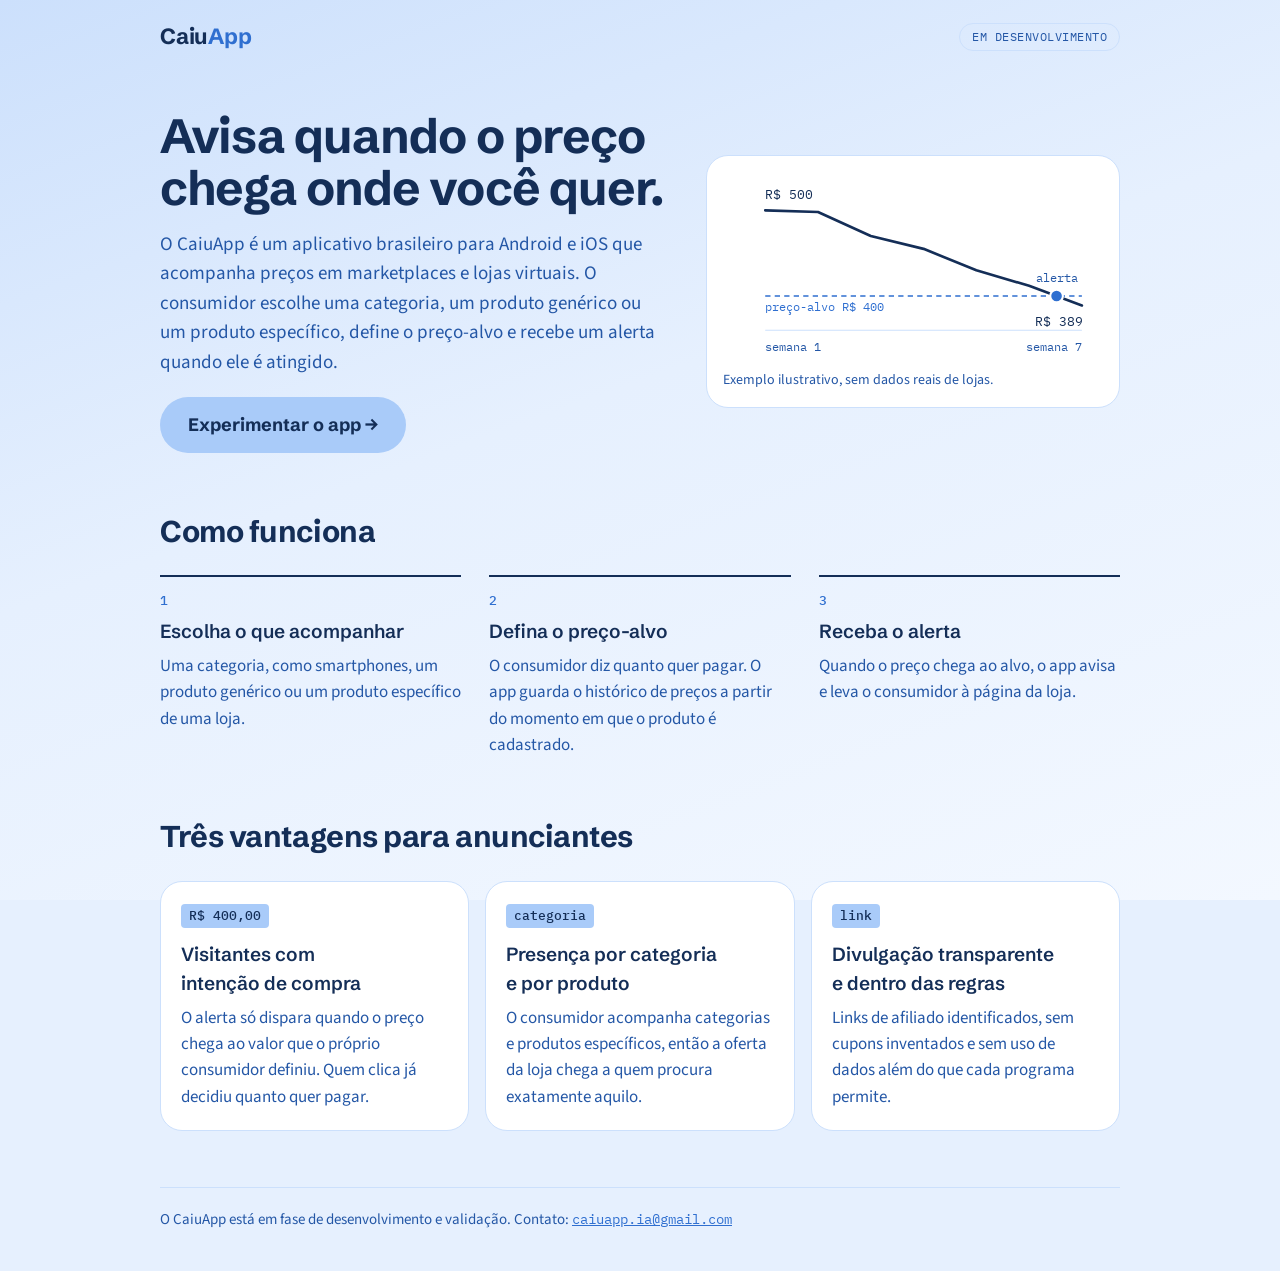
<file: index.html>
<!doctype html>
<html lang="pt-BR">
<head>
<meta charset="utf-8">
<meta name="viewport" content="width=device-width, initial-scale=1, viewport-fit=cover">
<title>CaiuApp</title>
<meta name="lomadee" content="2324685" />
<meta name="description" content="CaiuApp: aplicativo brasileiro que acompanha preços e avisa quando o produto chega ao preço-alvo.">
<link rel="stylesheet" href="https://fonts.googleapis.com/css2?family=IBM+Plex+Mono:wght@500&family=Schibsted+Grotesk:wght@600;700&family=Source+Sans+3:wght@400;600&display=swap">
<style>
*,*::before,*::after{box-sizing:border-box}
html{color-scheme:light}
body{margin:0}
img{max-width:100%}
</style>
<style>
/* Layout: cabeçalho simples, hero com texto e gráfico de exemplo lado a lado, passos em sequência, três vantagens em colunas. */
:root {
  --bg: #E6F0FE;
  --surface: #FFFFFF;
  --fg: #142E57;
  --muted: #2457A6;
  --line: #CCE0FC;
  --accent: #2F6FD0;
  --accent-soft: #CCE0FC;
  --tag: #A9CBF9;
  --tag-ink: #142E57;
  --display: "Schibsted Grotesk", system-ui, -apple-system, "Segoe UI", sans-serif;
  --body: "Source Sans 3", system-ui, -apple-system, "Segoe UI", sans-serif;
  --mono: "IBM Plex Mono", ui-monospace, "SFMono-Regular", Menlo, monospace;
}
@media (prefers-color-scheme: dark) {
  :root:not([data-theme="light"]) {
    --bg: #000000;
    --surface: #0B0C0F;
    --fg: #E6E8EB;
    --muted: #8A9099;
    --line: #1B1E24;
    --accent: #7DAFF3;
    --accent-soft: #0D1420;
    --tag: #1C2F4F;
    --tag-ink: #CCE0FC;
    --grad-end: #000000;
    color-scheme: dark;
  }
}
:root[data-theme="dark"] {
  --bg: #000000;
  --surface: #0B0C0F;
  --fg: #E6E8EB;
  --muted: #8A9099;
  --line: #1B1E24;
  --accent: #7DAFF3;
  --accent-soft: #0D1420;
  --tag: #1C2F4F;
  --tag-ink: #CCE0FC;
  --grad-end: #000000;
  color-scheme: dark;
}
body {
  background: var(--bg);
  background-image: linear-gradient(160deg, var(--accent-soft) 0%, var(--bg) 45%, var(--grad-end, #F3F8FF) 100%);
  background-attachment: fixed;
  color: var(--fg);
  font-family: var(--body);
  font-size: 17px;
  line-height: 1.55;
  padding-inline: max(16px, env(safe-area-inset-left, 0px)) max(16px, env(safe-area-inset-right, 0px));
  padding-block: 20px 40px;
}
.wrap { max-width: 960px; margin: 0 auto; display: flex; flex-direction: column; gap: 56px; }
header { display: flex; align-items: center; justify-content: space-between; gap: 12px; flex-wrap: wrap; }
.brand { font-family: var(--display); font-weight: 700; font-size: 22px; letter-spacing: -0.01em; }
.brand span { color: var(--accent); }
.abrir { display: inline-block; margin-top: 20px; background: #A9CBF9; color: #142E57; font-family: var(--display); font-weight: 700; font-size: 18px; padding: 14px 28px; border-radius: 999px; text-decoration: none; }
.abrir:hover { background: #7DAFF3; }
.status {
  font-family: var(--mono); font-size: 12px; letter-spacing: 0.04em; text-transform: uppercase;
  border: 1px solid var(--line); color: var(--muted); border-radius: 999px; padding: 4px 12px;
}
.hero { display: grid; grid-template-columns: 1fr; gap: 28px; align-items: center; }
@media (min-width: 820px) { .hero { grid-template-columns: 1.1fr 0.9fr; gap: 40px; } }
.hero > * { min-width: 0; }
h1 { font-family: var(--display); font-weight: 700; font-size: clamp(30px, 6vw, 48px); line-height: 1.08; letter-spacing: -0.02em; margin: 0 0 16px; text-wrap: balance; }
.lede { color: var(--muted); font-size: 19px; margin: 0; max-width: 60ch; }
.chart { background: var(--surface); border: 1px solid var(--line); border-radius: 22px; padding: 16px; }
.chart svg { display: block; width: 100%; height: auto; }
.chart figcaption { font-size: 14px; color: var(--muted); margin-top: 8px; }
.c-grid { stroke: var(--line); stroke-width: 1; fill: none; }
.c-line { stroke: var(--fg); stroke-width: 2.5; fill: none; stroke-linejoin: round; stroke-linecap: round; }
.c-target { stroke: var(--accent); stroke-width: 1.5; stroke-dasharray: 5 4; fill: none; }
.c-dot { fill: var(--accent); stroke: var(--surface); stroke-width: 2; }
.c-text { fill: var(--fg); font-family: var(--mono); font-size: 12px; }
.c-muted { fill: var(--muted); font-family: var(--mono); font-size: 11px; }
.c-accent { fill: var(--accent); font-family: var(--mono); font-size: 11px; }
h2 { font-family: var(--display); font-weight: 700; font-size: clamp(22px, 4vw, 30px); letter-spacing: -0.015em; margin: 0 0 20px; text-wrap: balance; }
ol.steps { list-style: none; margin: 0; padding: 0; display: grid; grid-template-columns: 1fr; gap: 20px; }
@media (min-width: 820px) { ol.steps { grid-template-columns: repeat(3, 1fr); gap: 28px; } }
ol.steps li { min-width: 0; border-top: 2px solid var(--fg); padding-top: 14px; }
.n { font-family: var(--mono); font-weight: 500; font-size: 13px; color: var(--accent); display: block; margin-bottom: 6px; }
h3 { font-family: var(--display); font-weight: 600; font-size: 19px; margin: 0 0 6px; text-wrap: balance; }
p { margin: 0; }
.steps p, .adv p { color: var(--muted); }
.adv-grid { display: grid; grid-template-columns: 1fr; gap: 16px; }
@media (min-width: 820px) { .adv-grid { grid-template-columns: repeat(3, 1fr); } }
.adv { background: var(--surface); border: 1px solid var(--line); border-radius: 22px; padding: 20px; min-width: 0; }
.tag {
  display: inline-block; font-family: var(--mono); font-weight: 500; font-size: 13px;
  background: var(--tag); color: var(--tag-ink); padding: 2px 8px; border-radius: 4px; margin-bottom: 12px;
}
footer { border-top: 1px solid var(--line); padding-top: 20px; color: var(--muted); font-size: 15px; }
.mail { color: var(--accent); font-family: var(--mono); font-size: 14px; overflow-wrap: anywhere; user-select: all; }
</style>
</head>
<body>
<div class="wrap">
  <header>
    <div class="brand">Caiu<span>App</span></div>
    <div class="status">Em desenvolvimento</div>
  </header>

  <section class="hero">
    <div>
      <h1>Avisa quando o preço chega onde você quer.</h1>
      <p class="lede">O CaiuApp é um aplicativo brasileiro para Android e iOS que acompanha preços em marketplaces e lojas virtuais. O consumidor escolhe uma categoria, um produto genérico ou um produto específico, define o preço-alvo e recebe um alerta quando ele é atingido.</p>
      <a class="abrir" href="/app/">Experimentar o app →</a>
    </div>
    <figure class="chart" style="margin:0">
      <svg viewBox="0 0 360 180" role="img" aria-label="Exemplo de preço caindo de R$ 500 para R$ 389 e cruzando o preço-alvo de R$ 400">
        <line class="c-grid" x1="40" y1="150" x2="340" y2="150"/>
        <line class="c-target" x1="40" y1="117.5" x2="340" y2="117.5"/>
        <polyline class="c-line" points="40,36.3 90,37.9 140,60.6 190,72.8 240,93.1 290,107.8 340,126.4"/>
        <circle class="c-dot" cx="316" cy="117.5" r="6"/>
        <text class="c-text" x="40" y="26">R$ 500</text>
        <text class="c-text" x="296" y="146" text-anchor="start">R$ 389</text>
        <text class="c-accent" x="40" y="132">preço-alvo R$ 400</text>
        <text class="c-muted" x="316" y="104" text-anchor="middle">alerta</text>
        <text class="c-muted" x="40" y="170">semana 1</text>
        <text class="c-muted" x="340" y="170" text-anchor="end">semana 7</text>
      </svg>
      <figcaption>Exemplo ilustrativo, sem dados reais de lojas.</figcaption>
    </figure>
  </section>

  <section>
    <h2>Como funciona</h2>
    <ol class="steps">
      <li>
        <span class="n">1</span>
        <h3>Escolha o que acompanhar</h3>
        <p>Uma categoria, como smartphones, um produto genérico ou um produto específico de uma loja.</p>
      </li>
      <li>
        <span class="n">2</span>
        <h3>Defina o preço-alvo</h3>
        <p>O consumidor diz quanto quer pagar. O app guarda o histórico de preços a partir do momento em que o produto é cadastrado.</p>
      </li>
      <li>
        <span class="n">3</span>
        <h3>Receba o alerta</h3>
        <p>Quando o preço chega ao alvo, o app avisa e leva o consumidor à página da loja.</p>
      </li>
    </ol>
  </section>

  <section>
    <h2>Três vantagens para anunciantes</h2>
    <div class="adv-grid">
      <article class="adv">
        <span class="tag">R$ 400,00</span>
        <h3>Visitantes com intenção de compra</h3>
        <p>O alerta só dispara quando o preço chega ao valor que o próprio consumidor definiu. Quem clica já decidiu quanto quer pagar.</p>
      </article>
      <article class="adv">
        <span class="tag">categoria</span>
        <h3>Presença por categoria e por produto</h3>
        <p>O consumidor acompanha categorias e produtos específicos, então a oferta da loja chega a quem procura exatamente aquilo.</p>
      </article>
      <article class="adv">
        <span class="tag">link</span>
        <h3>Divulgação transparente e dentro das regras</h3>
        <p>Links de afiliado identificados, sem cupons inventados e sem uso de dados além do que cada programa permite.</p>
      </article>
    </div>
  </section>

  <footer>
    O CaiuApp está em fase de desenvolvimento e validação. Contato: <a class="mail" href="mailto:caiuapp.ia@gmail.com">caiuapp.ia@gmail.com</a>
  </footer>
</div>

</body>
</html>
</file>
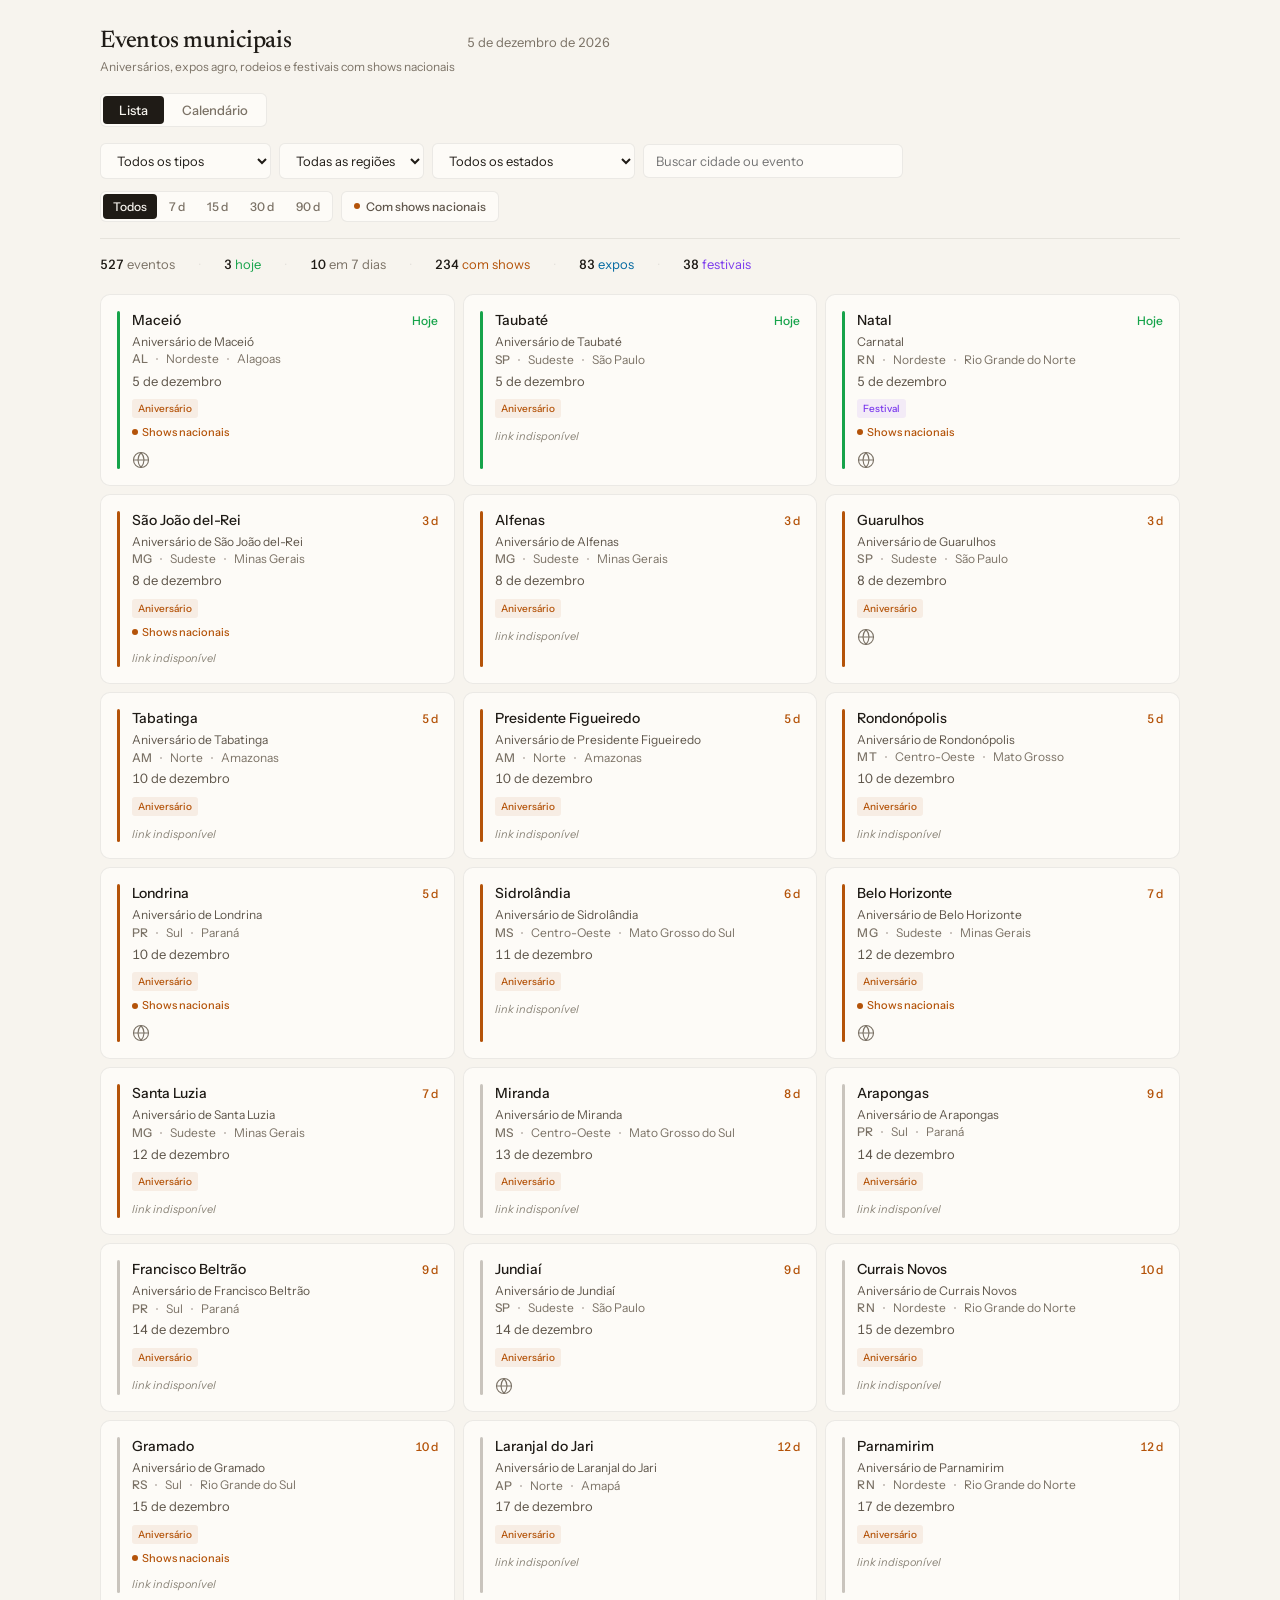
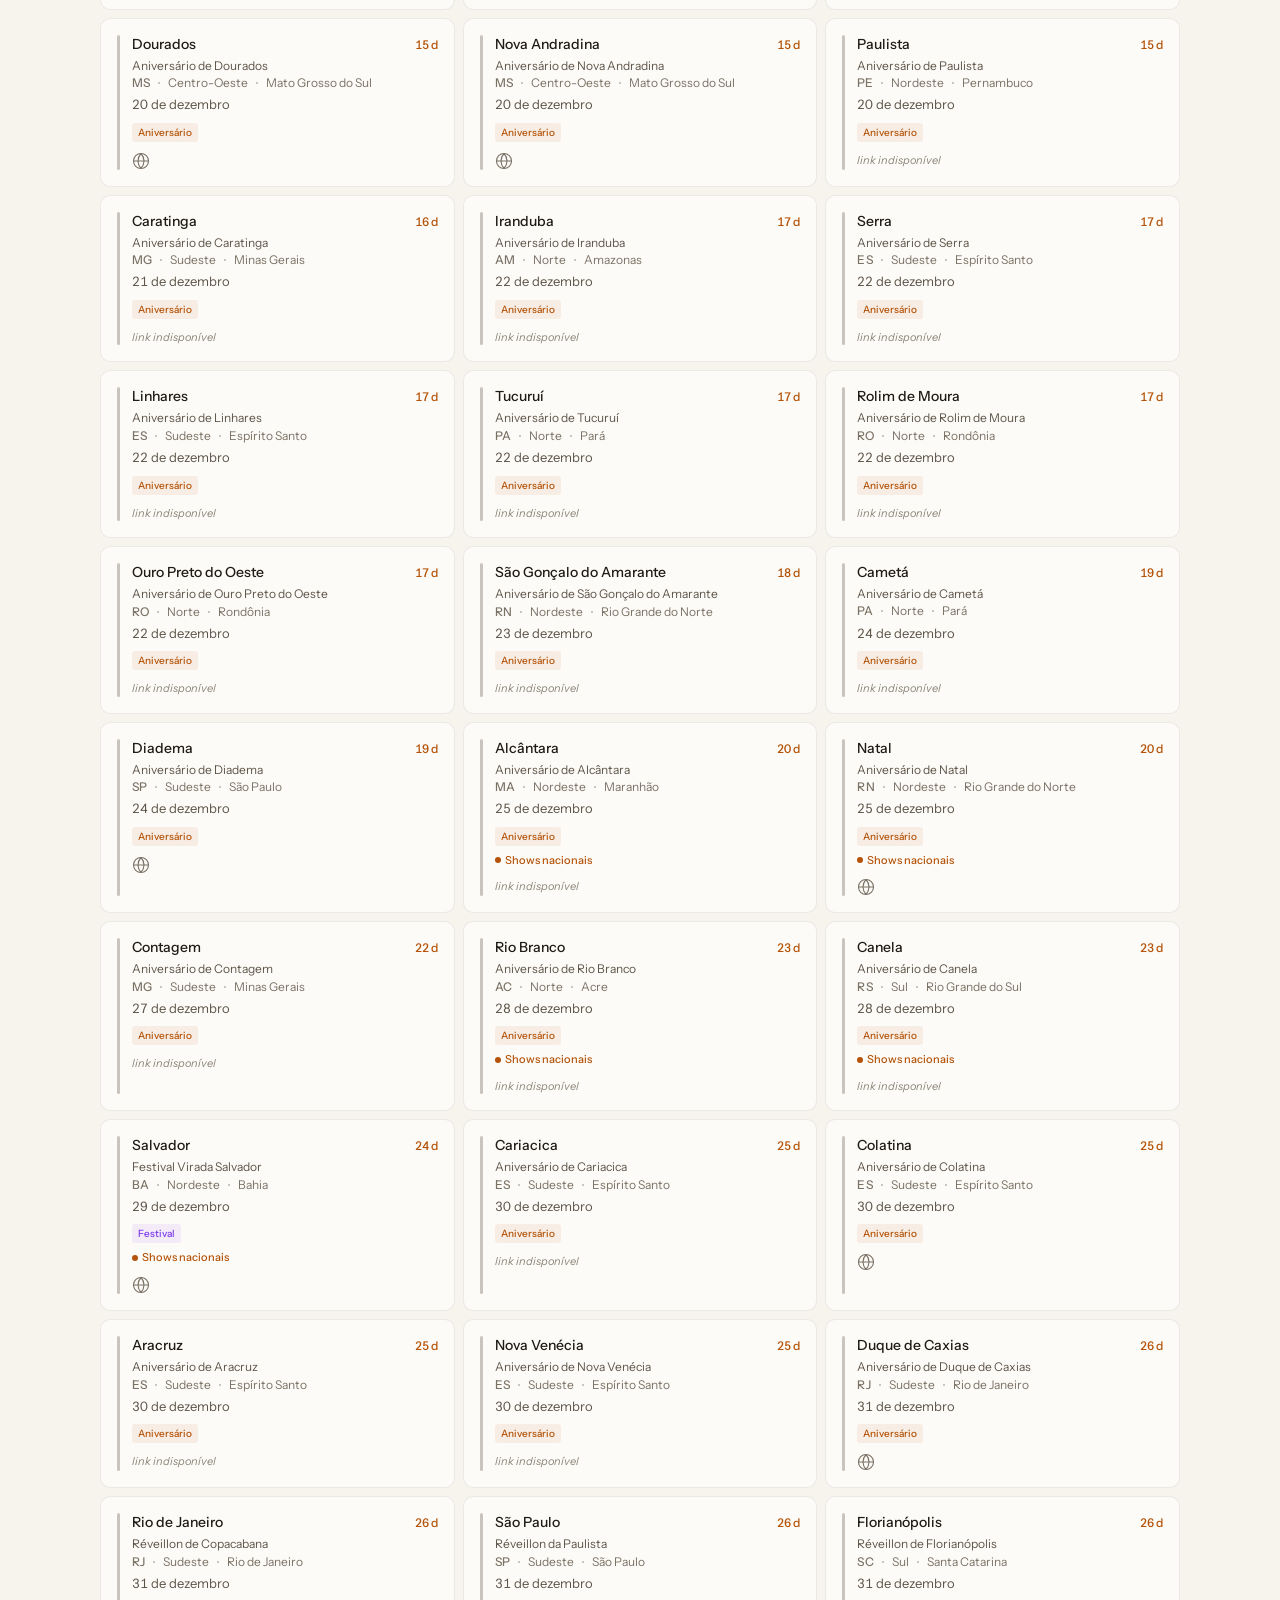
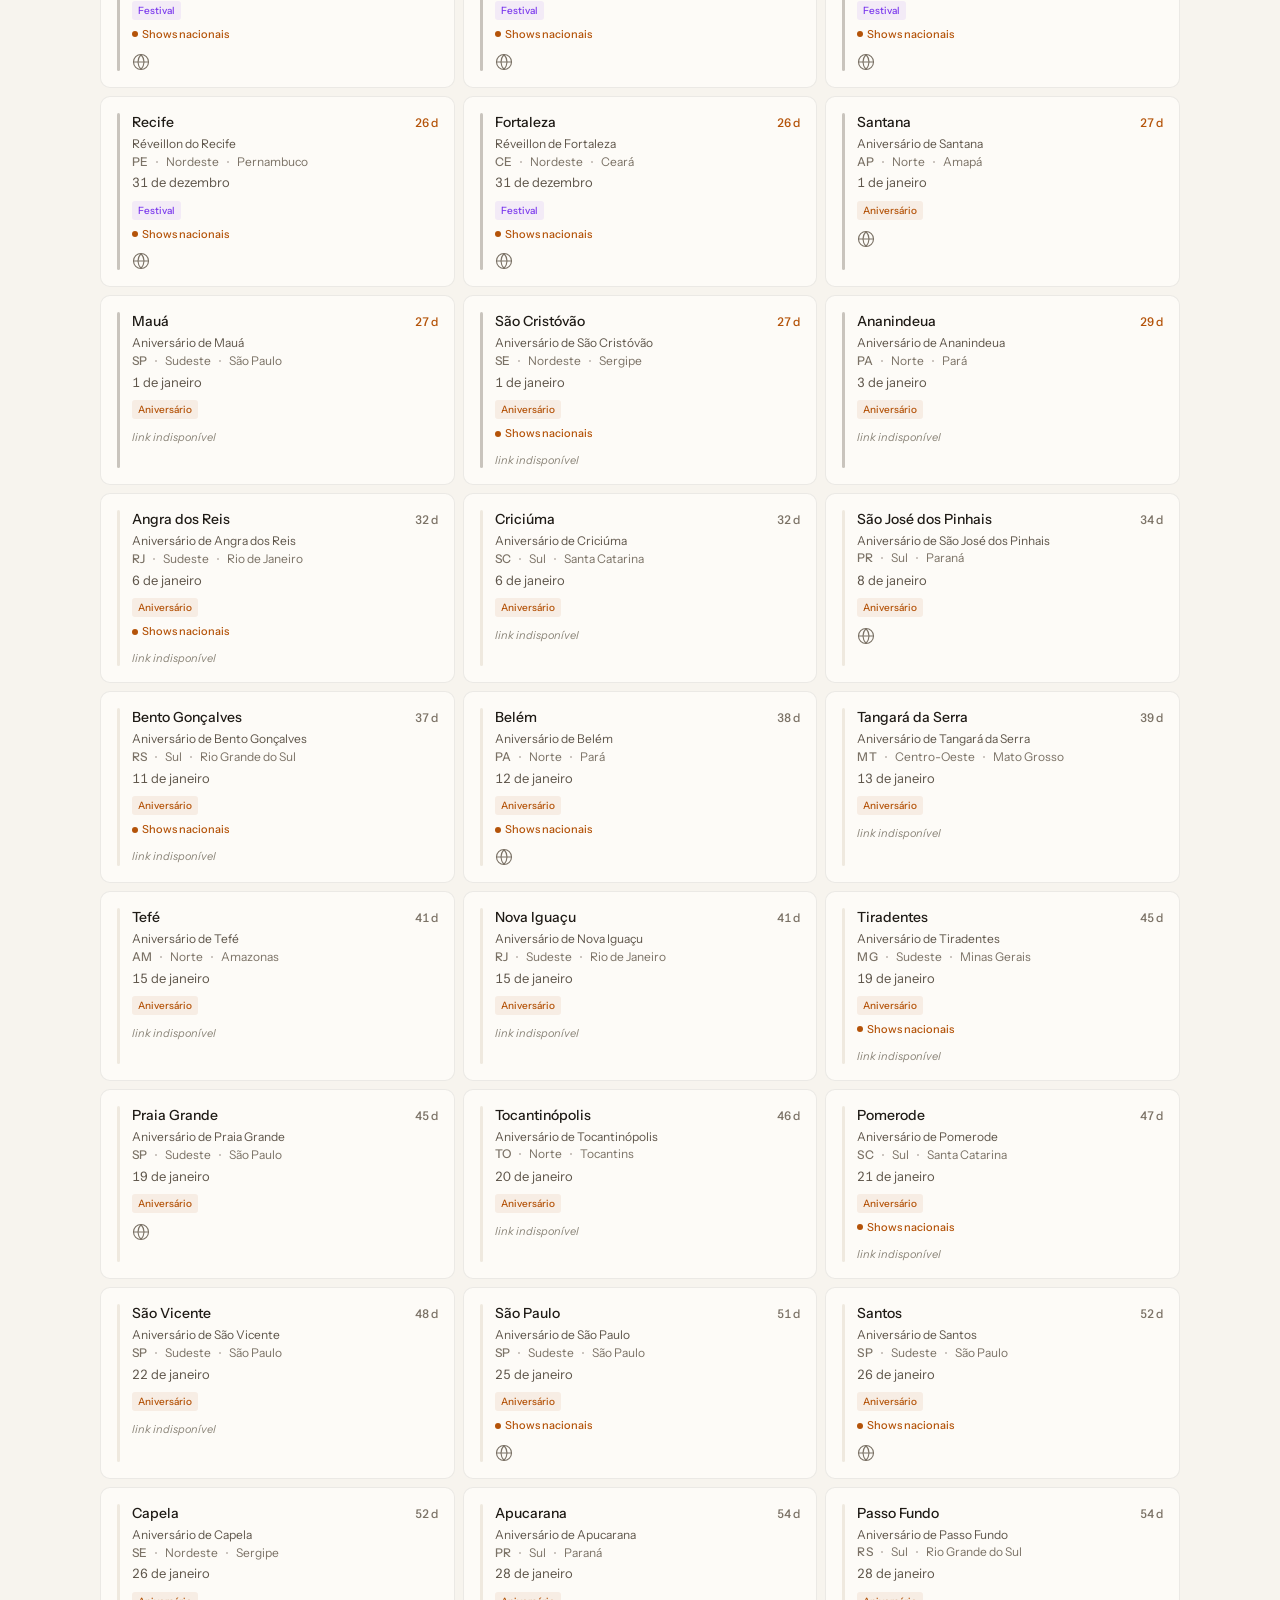
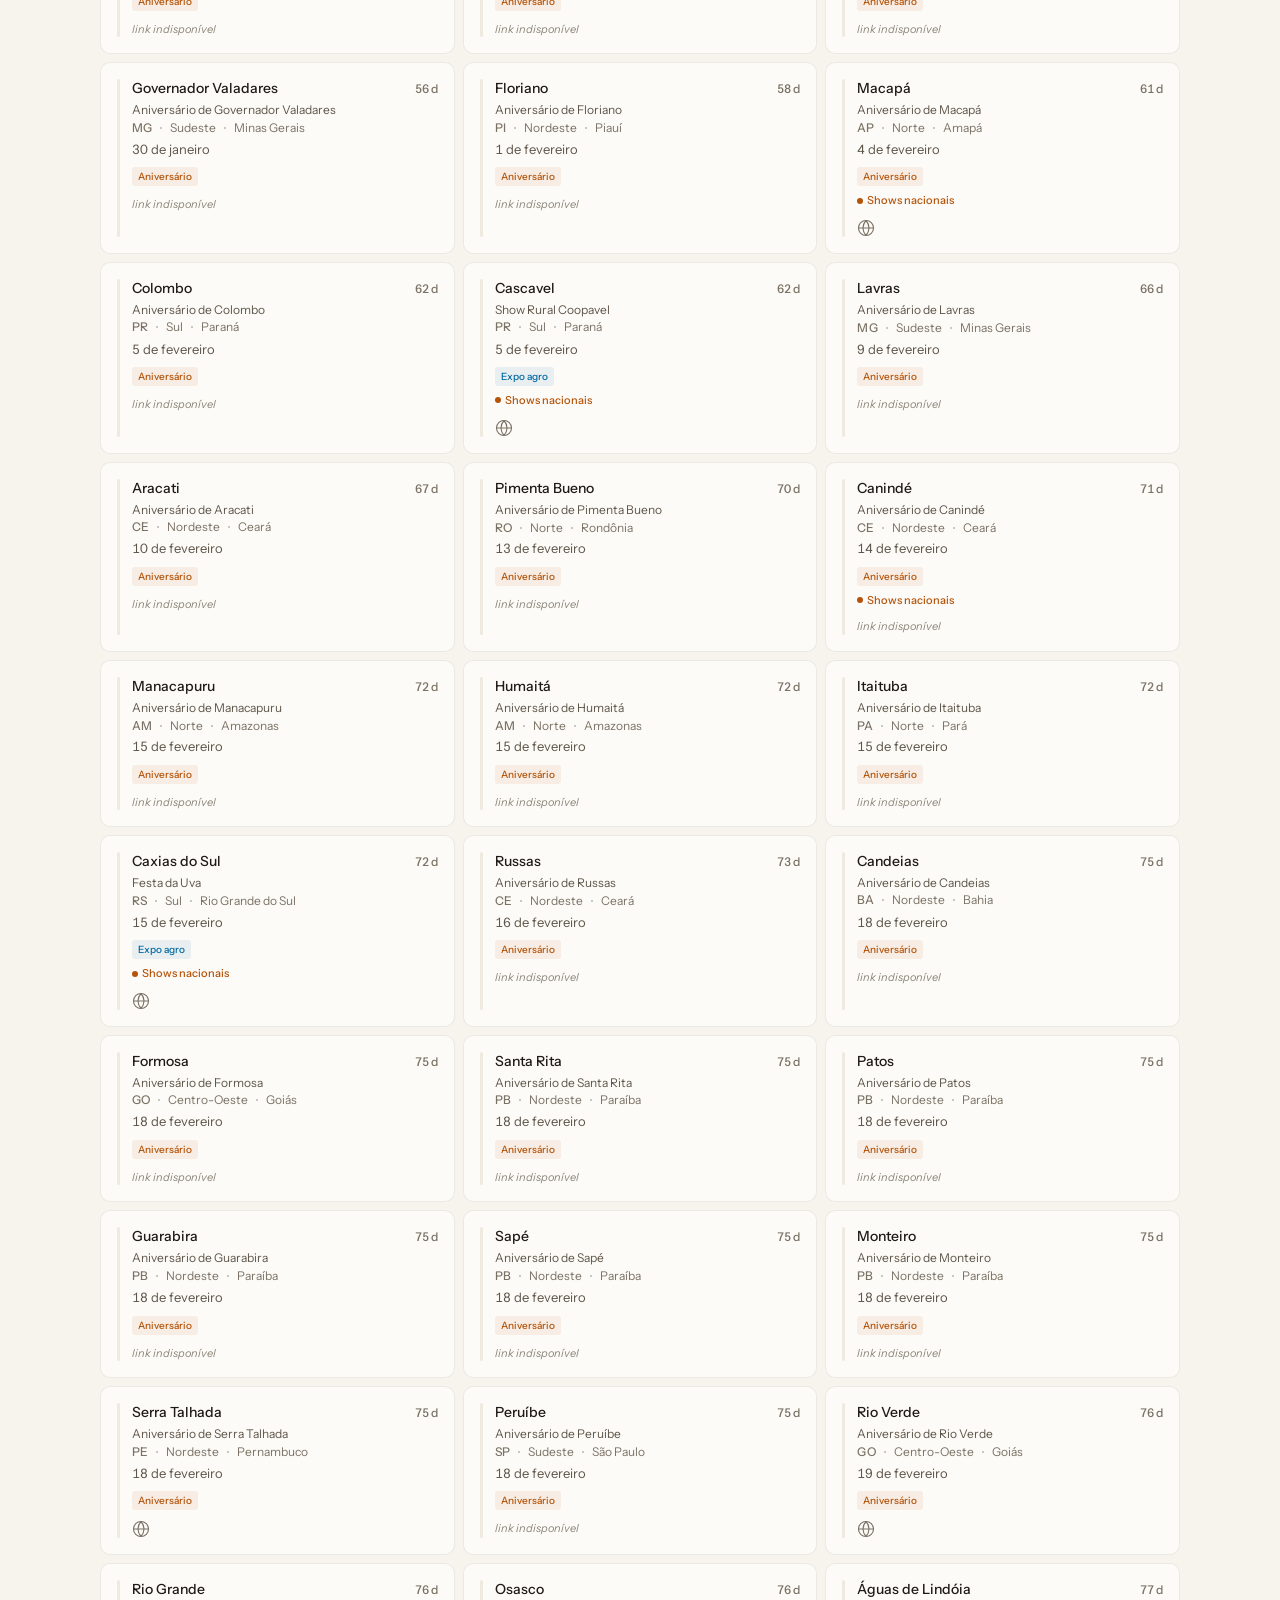
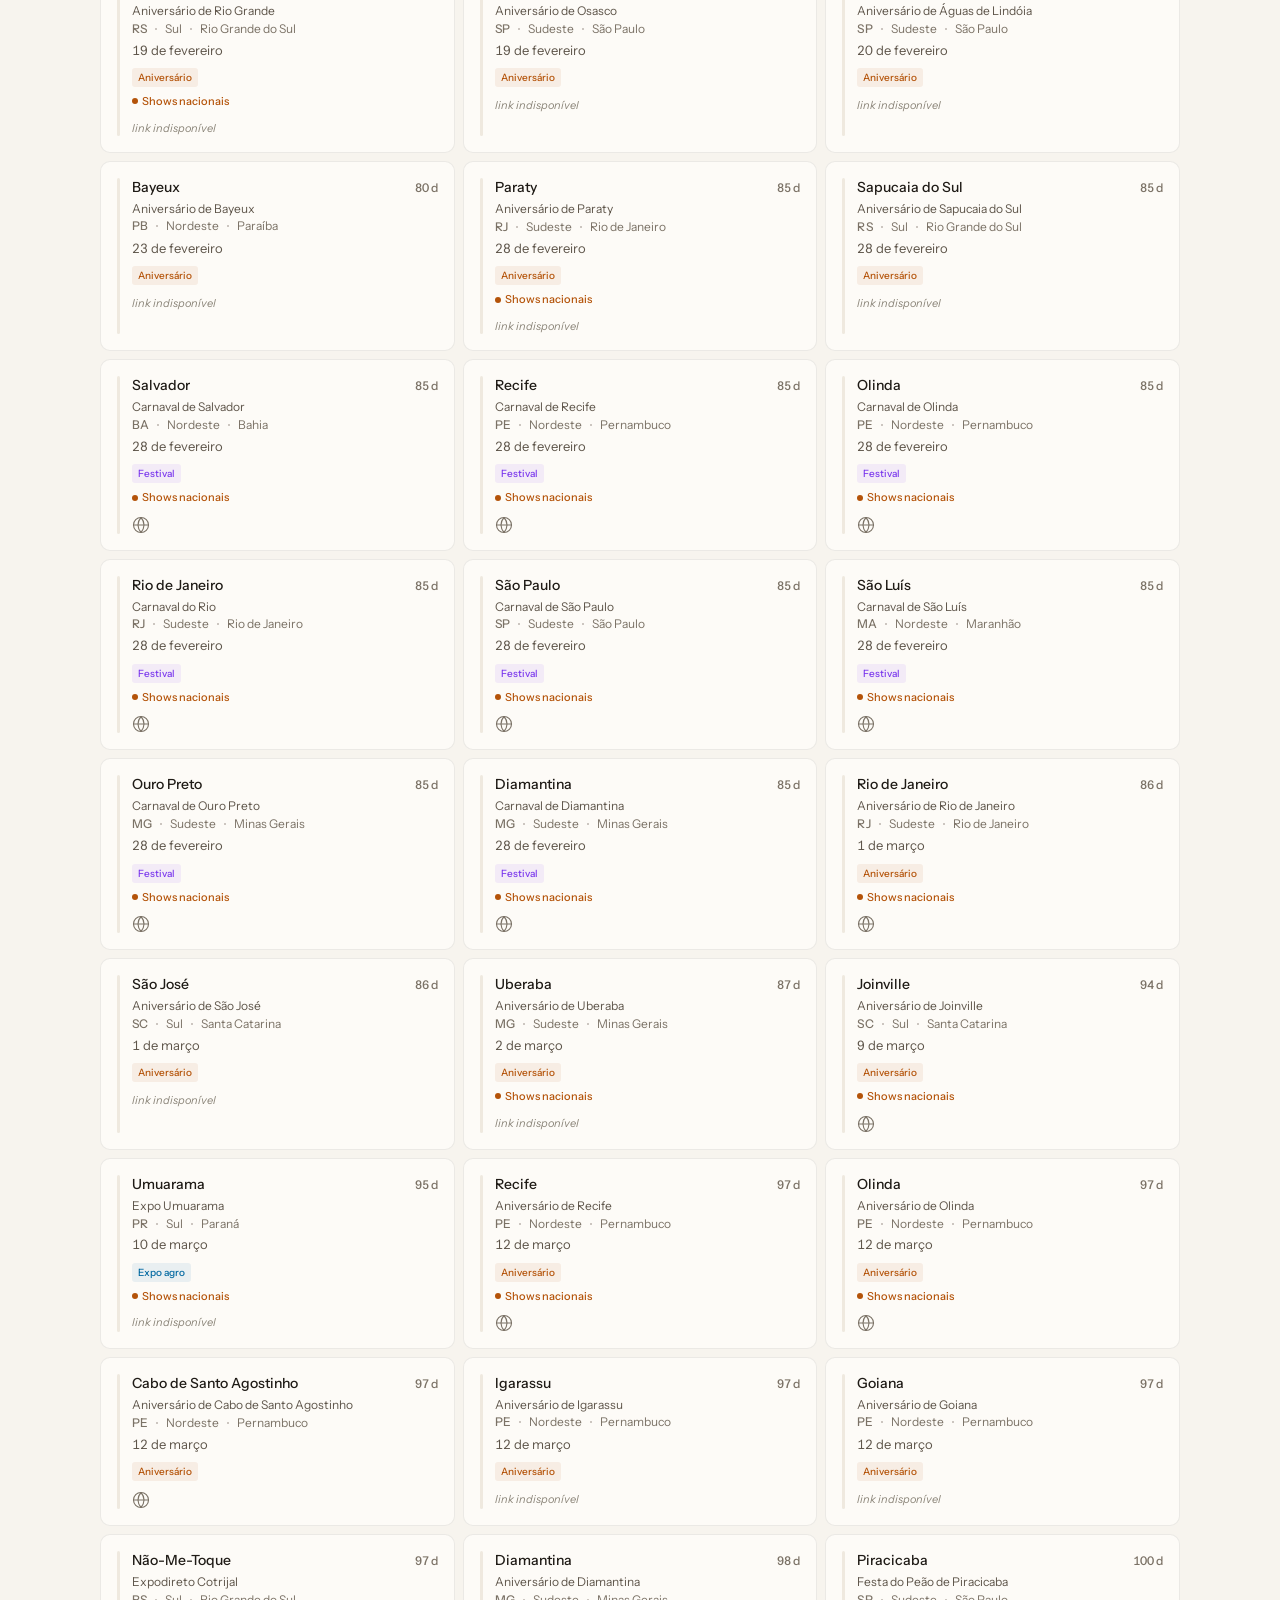
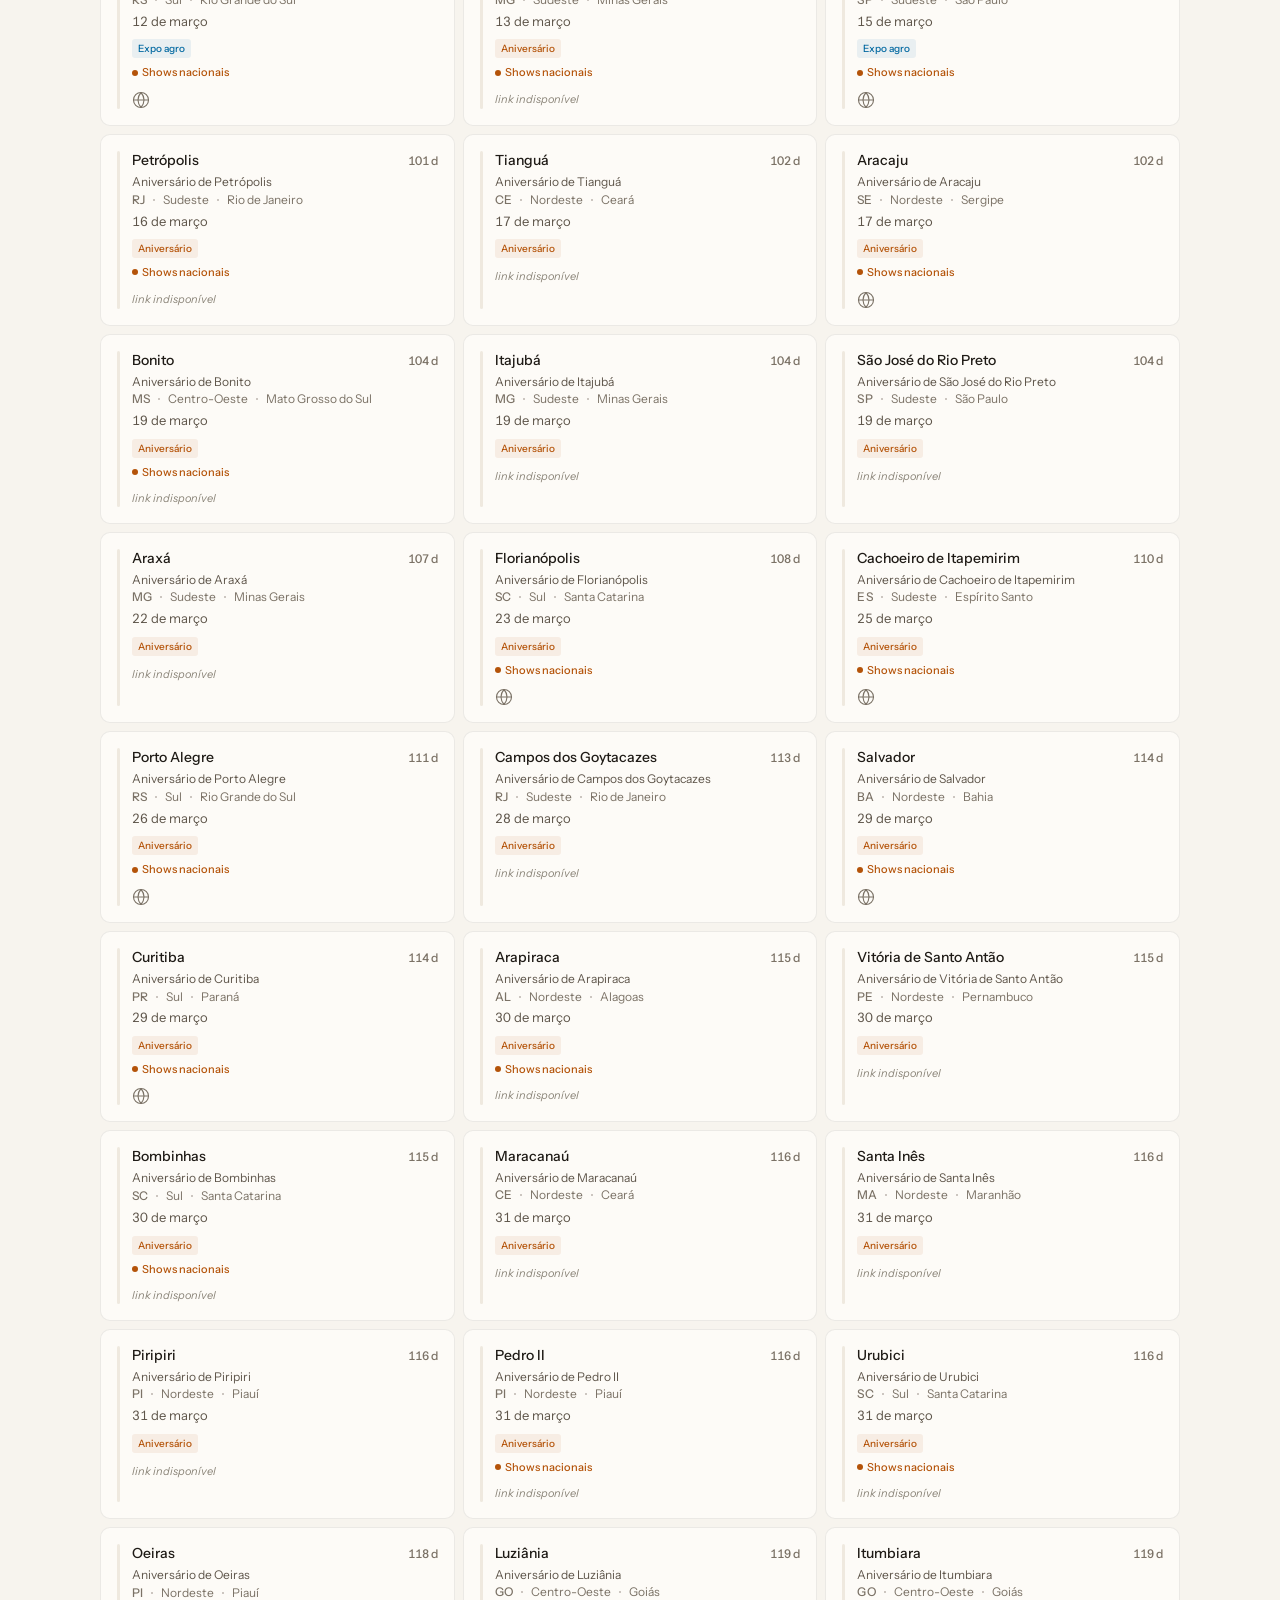
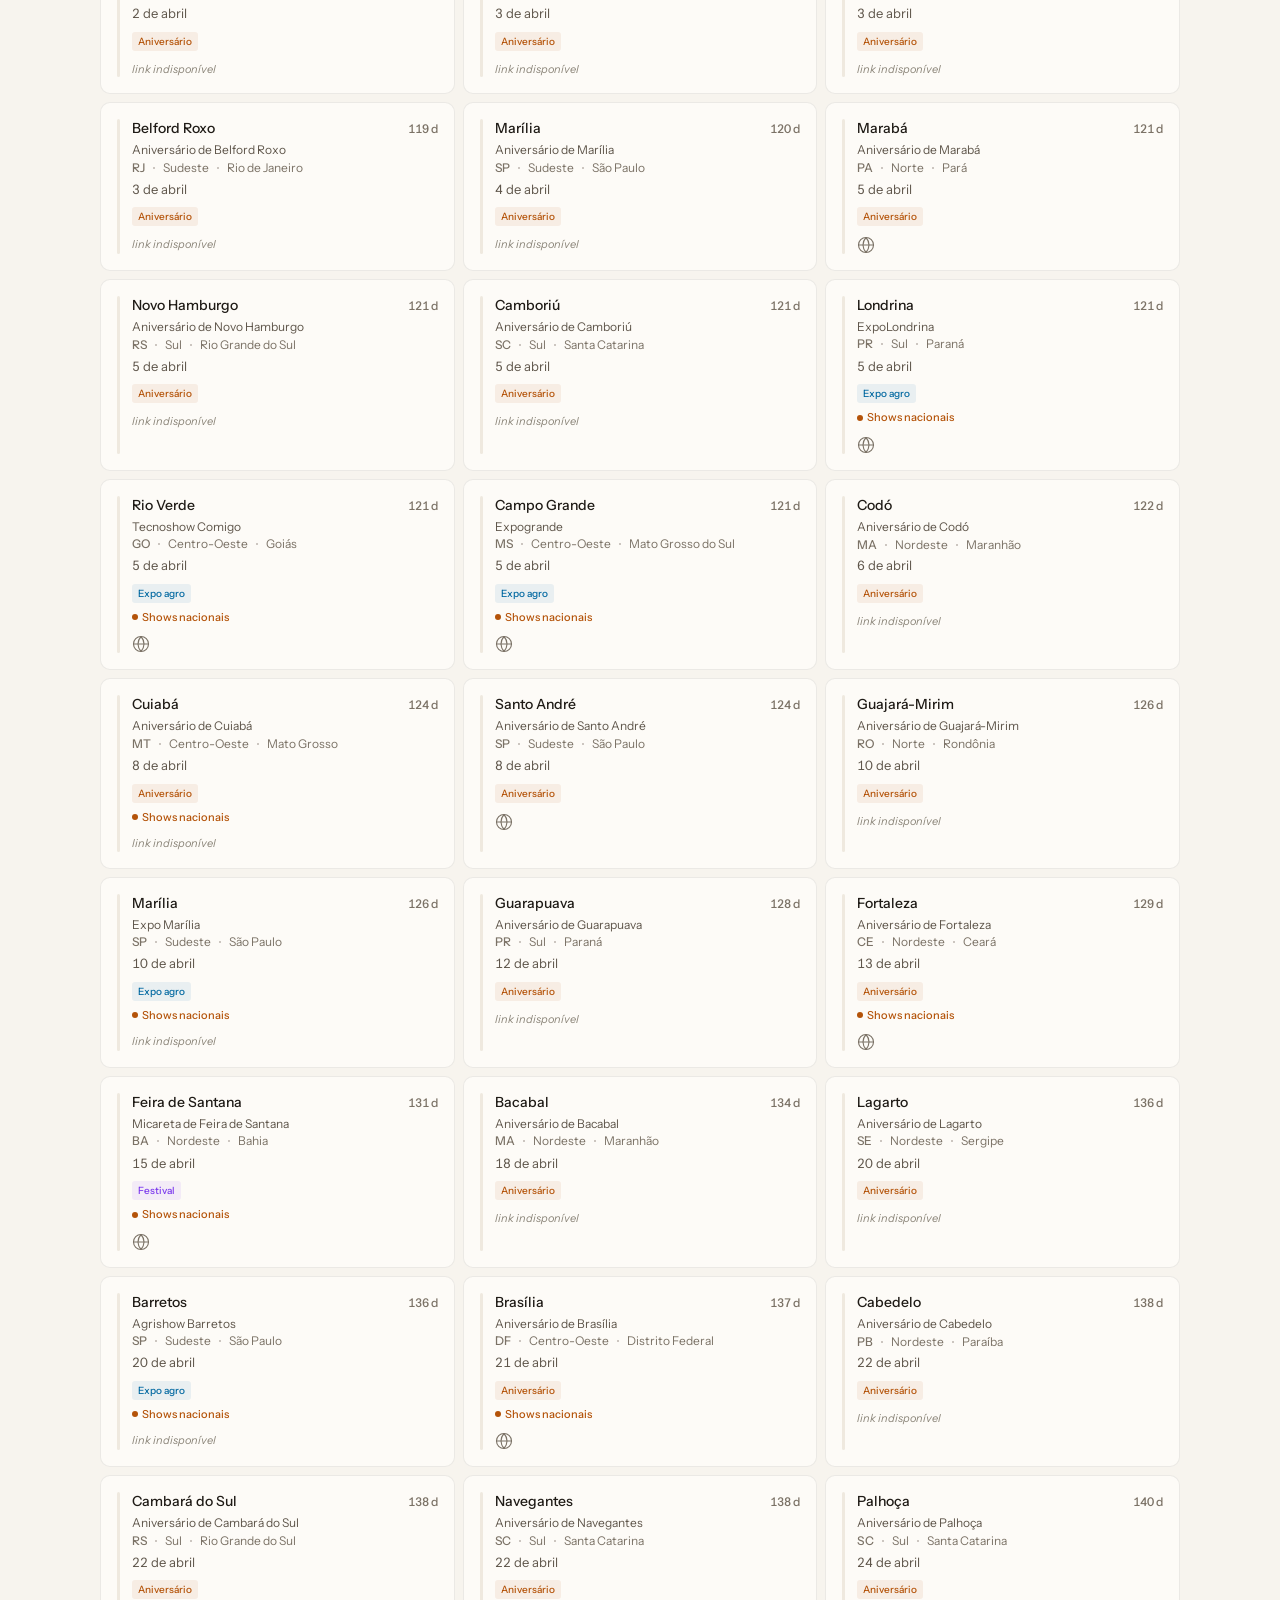
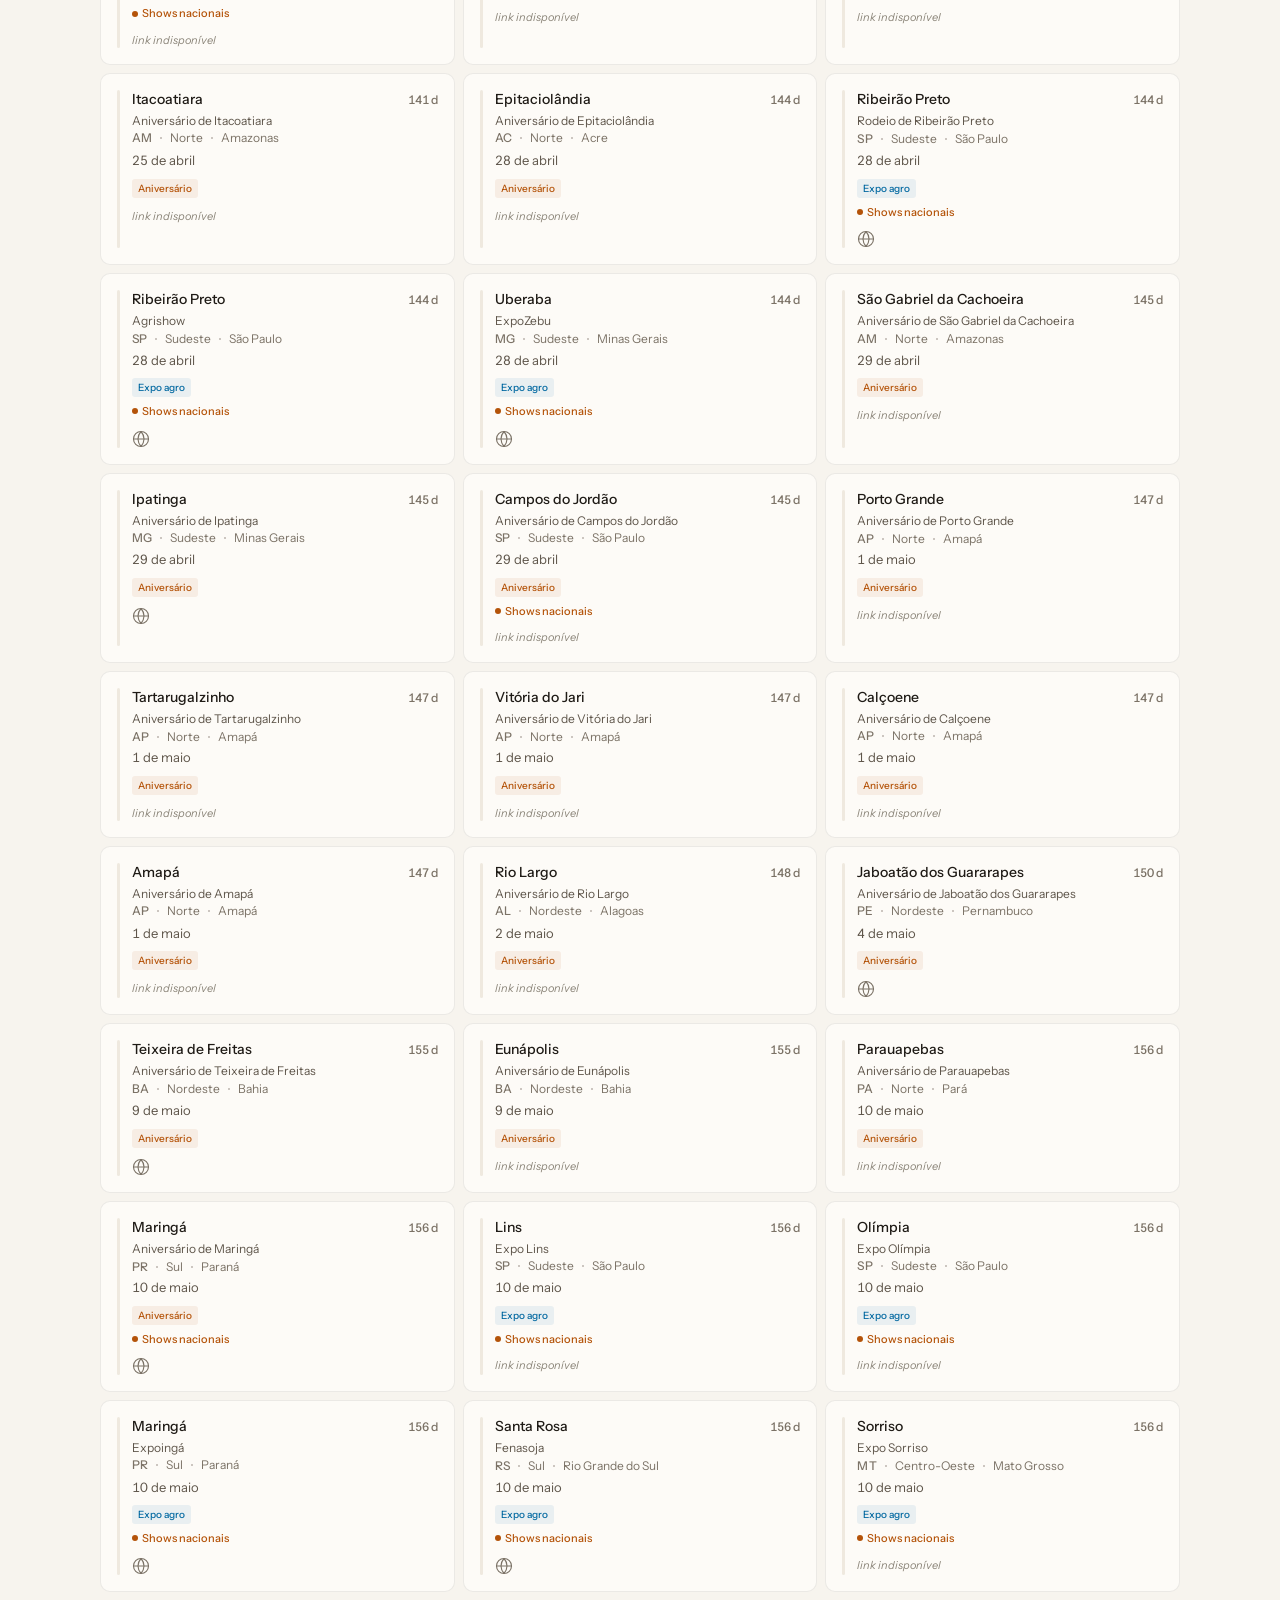
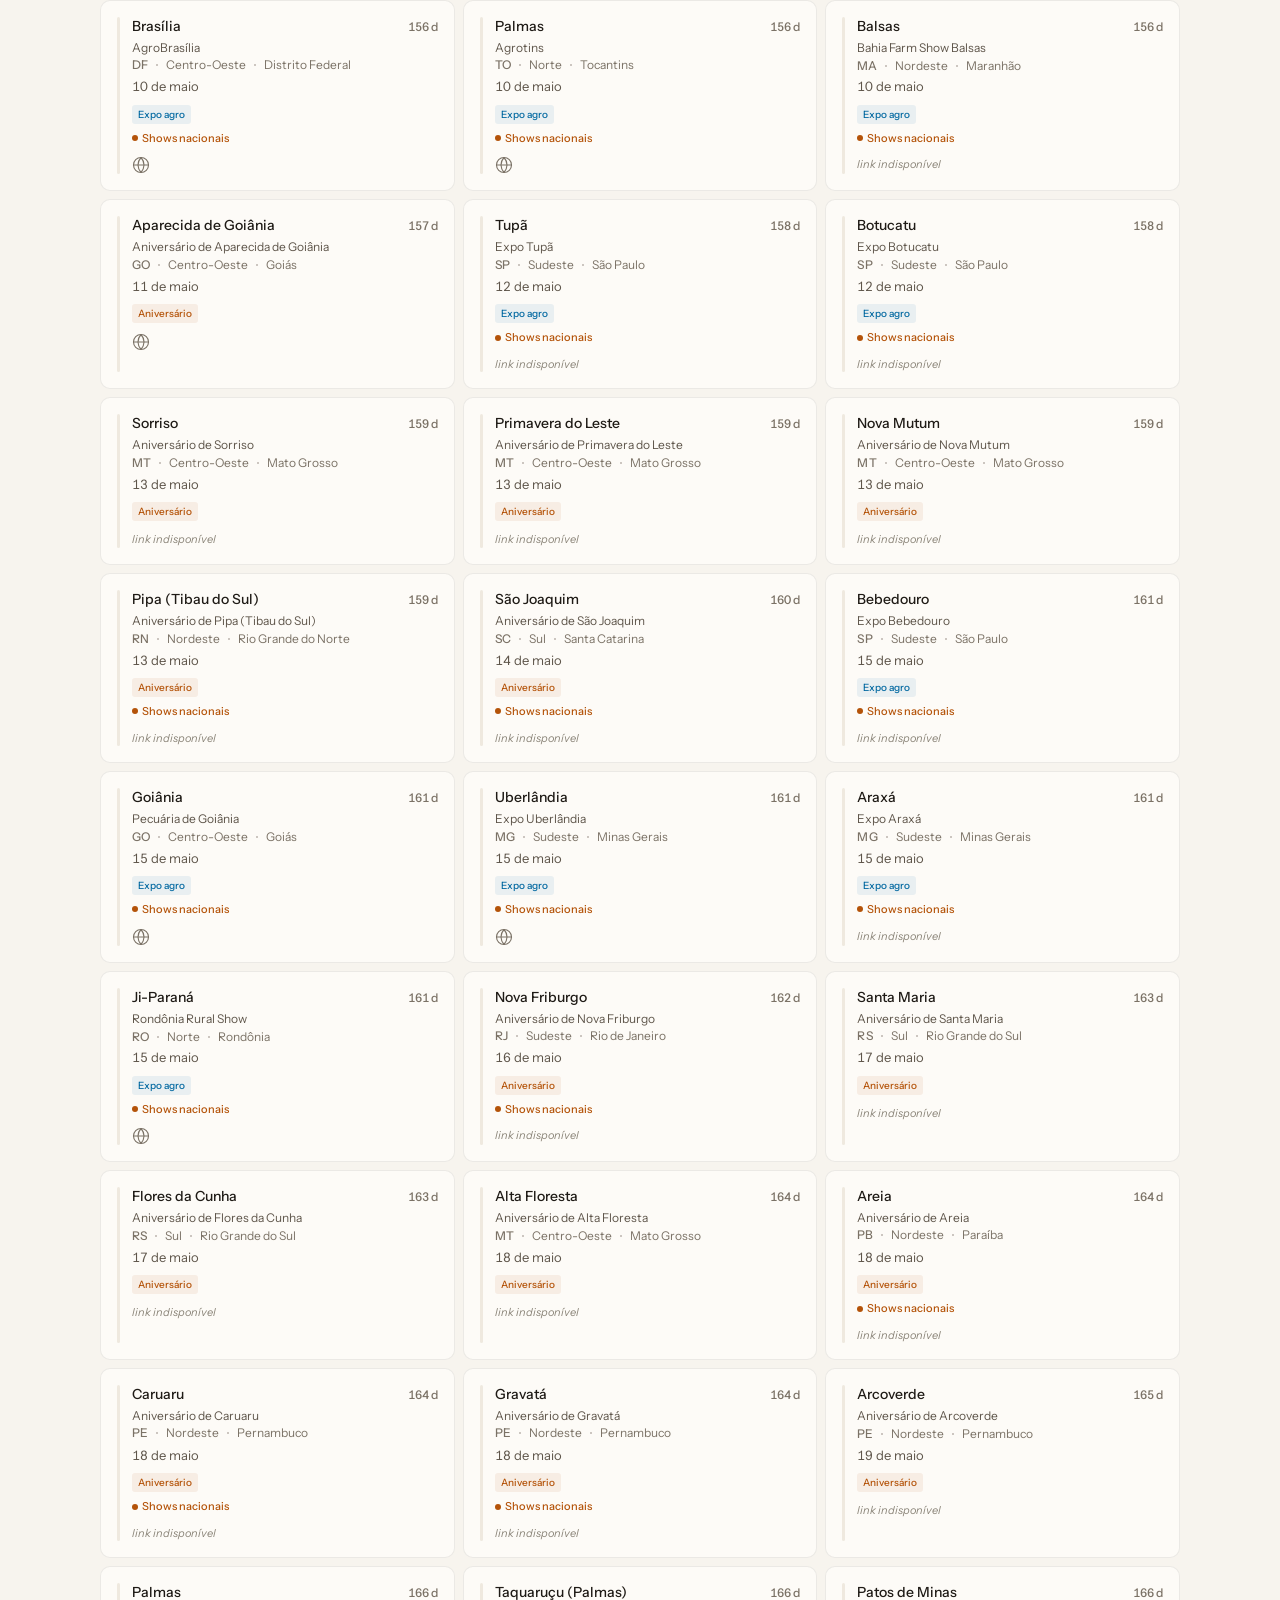
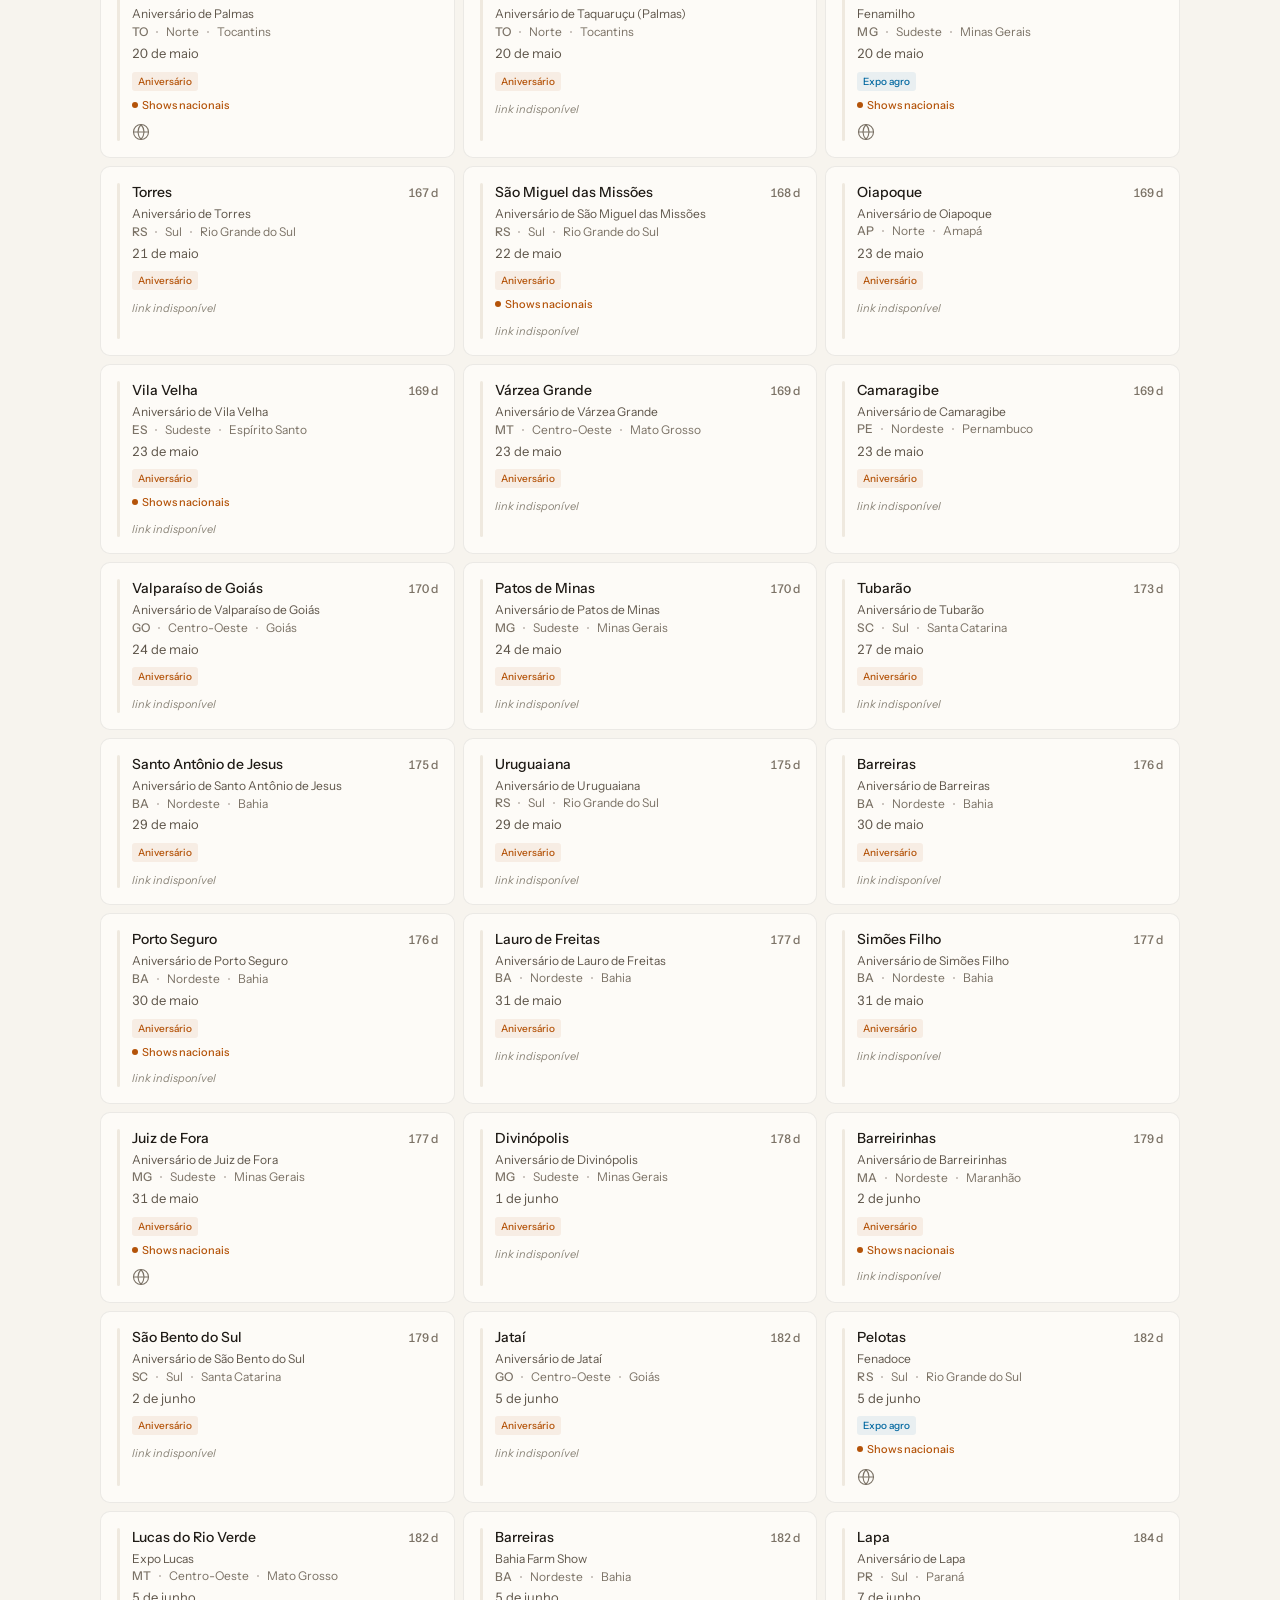
<file: aniversarios/index.html>
<!doctype html>
<html lang="pt-BR">
<head>
<meta charset="utf-8">
<meta name="viewport" content="width=device-width,initial-scale=1,viewport-fit=cover">
<title>Eventos Municipais</title>
<meta name="claude:viewport-fit-sides" content="cover">
<link rel="stylesheet" href="https://fonts.googleapis.com/css2?family=Instrument+Sans:wght@400;500;600&family=Newsreader:ital,wght@0,400;0,500;1,400&display=swap">
<style>
:root {
  --bg: #f7f4ee;
  --surface: #fdfbf7;
  --raised: #efe9df;
  --line: rgba(31,27,22,0.08);
  --fg: #1f1b16;
  --secondary: #5e554a;
  --muted: #7b7266;
  --accent: #b45309;
  --accent-soft: rgba(180,83,9,0.08);
  --positive: #16a34a;
  --positive-soft: rgba(22,163,74,0.08);
  --festa: #b45309;
  --festa-soft: rgba(180,83,9,0.07);
  --expo: #0369a1;
  --expo-soft: rgba(3,105,161,0.08);
  --fest: #7c3aed;
  --fest-soft: rgba(124,58,237,0.08);
  --radius-sm: 6px;
  --radius-md: 10px;
  --radius-lg: 14px;
  --sans: "Instrument Sans", system-ui, -apple-system, sans-serif;
  --serif: "Newsreader", Georgia, "Times New Roman", serif;
  --ease: cubic-bezier(0.22, 1, 0.36, 1);
}
@media (prefers-color-scheme: dark) {
  :root:not([data-theme="light"]) {
    --bg: #161513;
    --surface: #1c1a18;
    --raised: #262421;
    --line: rgba(239,233,222,0.08);
    --fg: #efe9de;
    --secondary: #aaa398;
    --muted: #8a847a;
    --accent: #e59c2f;
    --accent-soft: rgba(229,156,47,0.1);
    --positive: #4cc38a;
    --positive-soft: rgba(76,195,138,0.1);
    --festa: #e59c2f;
    --festa-soft: rgba(229,156,47,0.08);
    --expo: #38bdf8;
    --expo-soft: rgba(56,189,248,0.1);
    --fest: #a78bfa;
    --fest-soft: rgba(167,139,250,0.1);
    color-scheme: dark;
  }
}
:root[data-theme="dark"] {
  --bg: #161513;
  --surface: #1c1a18;
  --raised: #262421;
  --line: rgba(239,233,222,0.08);
  --fg: #efe9de;
  --secondary: #aaa398;
  --muted: #8a847a;
  --accent: #e59c2f;
  --accent-soft: rgba(229,156,47,0.1);
  --positive: #4cc38a;
  --positive-soft: rgba(76,195,138,0.1);
  --festa: #e59c2f;
  --festa-soft: rgba(229,156,47,0.08);
  --expo: #38bdf8;
  --expo-soft: rgba(56,189,248,0.1);
  --fest: #a78bfa;
  --fest-soft: rgba(167,139,250,0.1);
  color-scheme: dark;
}
body {
  background: var(--bg);
  color: var(--fg);
  font-family: var(--sans);
  font-size: 14px;
  line-height: 1.5;
  padding-left: max(16px, env(safe-area-inset-left, 0px));
  padding-right: max(16px, env(safe-area-inset-right, 0px));
  padding-block: 0;
}
body::before {
  content: "";
  position: fixed;
  inset: 0 0 auto;
  height: env(safe-area-inset-top, 0px);
  z-index: 10;
  background: var(--bg);
}
* { box-sizing: border-box; }

.wrap { max-width: 1080px; margin: 0 auto; }

.header {
  position: sticky;
  top: env(safe-area-inset-top, 0px);
  z-index: 5;
  background: var(--bg);
  padding: 20px 0 16px;
  border-bottom: 1px solid var(--line);
}
.header-top {
  display: flex;
  align-items: baseline;
  gap: 12px;
  flex-wrap: wrap;
  margin-bottom: 16px;
}
h1 {
  font-family: var(--serif);
  font-size: 24px;
  font-weight: 500;
  margin: 0;
  letter-spacing: -0.01em;
  line-height: 1.15;
}
.header-sub {
  font-size: 12px;
  color: var(--muted);
}
.header-date {
  font-size: 13px;
  color: var(--muted);
  font-variant-numeric: tabular-nums;
}

.tab-bar {
  display: flex;
  gap: 2px;
  background: var(--surface);
  border: 1px solid var(--line);
  border-radius: var(--radius-sm);
  padding: 2px;
  margin-bottom: 16px;
  width: fit-content;
}
.tab-btn {
  font-family: var(--sans);
  font-size: 13px;
  font-weight: 500;
  padding: 6px 16px;
  border-radius: 4px;
  border: none;
  background: transparent;
  color: var(--muted);
  cursor: pointer;
  transition: background 0.15s var(--ease), color 0.15s var(--ease);
}
.tab-btn:hover { color: var(--secondary); }
.tab-btn.active {
  background: var(--fg);
  color: var(--bg);
}

.filters {
  display: flex;
  flex-wrap: wrap;
  gap: 8px;
  align-items: center;
}
.filters select, .filters input[type="text"] {
  font-family: var(--sans);
  font-size: 13px;
  font-weight: 400;
  padding: 8px 12px;
  border: 1px solid var(--line);
  border-radius: var(--radius-sm);
  background: var(--surface);
  color: var(--fg);
  outline: none;
  min-width: 0;
  transition: border-color 0.15s var(--ease);
}
.filters select:focus, .filters input:focus {
  border-color: var(--accent);
}
.filters select { cursor: pointer; }
.search-input { flex: 1 1 160px; max-width: 260px; }

.controls {
  display: flex;
  flex-wrap: wrap;
  gap: 8px;
  align-items: center;
  margin-top: 12px;
}
.pill-group {
  display: flex;
  gap: 2px;
  background: var(--surface);
  border: 1px solid var(--line);
  border-radius: var(--radius-sm);
  padding: 2px;
}
.pill-btn {
  font-family: var(--sans);
  font-size: 12px;
  font-weight: 500;
  padding: 5px 10px;
  border-radius: 4px;
  border: none;
  background: transparent;
  color: var(--muted);
  cursor: pointer;
  transition: background 0.15s var(--ease), color 0.15s var(--ease);
}
.pill-btn:hover { color: var(--secondary); }
.pill-btn.active {
  background: var(--fg);
  color: var(--bg);
}
.shows-toggle {
  display: inline-flex;
  align-items: center;
  gap: 6px;
  font-size: 12px;
  font-weight: 500;
  padding: 7px 12px;
  border-radius: var(--radius-sm);
  cursor: pointer;
  border: 1px solid var(--line);
  background: var(--surface);
  color: var(--secondary);
  user-select: none;
  transition: background 0.15s var(--ease), color 0.15s var(--ease), border-color 0.15s var(--ease);
  font-family: var(--sans);
}
.shows-toggle:hover { border-color: var(--accent); color: var(--accent); }
.shows-toggle.active {
  background: var(--festa-soft);
  color: var(--festa);
  border-color: var(--festa);
}
.festa-dot {
  width: 6px; height: 6px;
  border-radius: 50%;
  background: var(--festa);
  flex-shrink: 0;
}

.stats {
  display: flex;
  gap: 24px;
  padding: 16px 0 12px;
  font-size: 13px;
  color: var(--muted);
  flex-wrap: wrap;
  font-variant-numeric: tabular-nums;
}
.stats strong {
  color: var(--fg);
  font-weight: 500;
}
.stat-sep { color: var(--line); }
.stat-today { color: var(--positive); }
.stat-shows { color: var(--festa); }

.view-lista, .view-calendario { display: none; }
.view-lista.active, .view-calendario.active { display: block; }

.grid {
  display: grid;
  grid-template-columns: repeat(auto-fill, minmax(280px, 1fr));
  gap: 8px;
  padding-block: 8px 40px;
}

.card {
  background: var(--surface);
  border: 1px solid var(--line);
  border-radius: var(--radius-md);
  padding: 16px;
  display: grid;
  grid-template-columns: 3px 1fr;
  gap: 0 12px;
  transition: box-shadow 0.15s var(--ease);
  position: relative;
}
.card:hover {
  box-shadow: 0 1px 2px rgba(0,0,0,0.05);
}
.card-bar {
  grid-row: 1 / -1;
  border-radius: 2px;
  background: var(--raised);
  align-self: stretch;
  transition: background 0.15s var(--ease);
}
.card.is-today .card-bar { background: var(--positive); }
.card.is-week .card-bar { background: var(--accent); }
.card.is-month .card-bar { background: var(--muted); opacity: 0.4; }

.card-body {
  display: flex;
  flex-direction: column;
  gap: 4px;
  min-width: 0;
}
.card-row-top {
  display: flex;
  justify-content: space-between;
  align-items: baseline;
  gap: 8px;
}
.city-name {
  font-weight: 500;
  font-size: 14px;
  line-height: 1.3;
  min-width: 0;
  overflow: hidden;
  text-overflow: ellipsis;
  white-space: nowrap;
}
.days-label {
  font-size: 12px;
  font-weight: 500;
  white-space: nowrap;
  flex-shrink: 0;
  font-variant-numeric: tabular-nums;
}
.days-label.today { color: var(--positive); }
.days-label.soon { color: var(--accent); }
.days-label.later { color: var(--muted); }

.event-name {
  font-size: 12px;
  color: var(--secondary);
  line-height: 1.3;
  overflow: hidden;
  text-overflow: ellipsis;
  white-space: nowrap;
}

.card-row-meta {
  display: flex;
  align-items: center;
  gap: 8px;
  font-size: 12px;
  color: var(--muted);
  line-height: 1;
}
.uf-label {
  font-weight: 500;
  letter-spacing: 0.02em;
}
.meta-dot {
  width: 2px; height: 2px;
  border-radius: 50%;
  background: var(--muted);
  flex-shrink: 0;
  opacity: 0.5;
}

.card-row-date {
  font-size: 13px;
  color: var(--secondary);
  margin-top: 2px;
  font-variant-numeric: tabular-nums;
}

.type-tag {
  display: inline-flex;
  align-items: center;
  gap: 4px;
  font-size: 10px;
  font-weight: 500;
  padding: 2px 6px;
  border-radius: 3px;
  margin-top: 4px;
  width: fit-content;
}
.type-tag.tag-aniv {
  background: var(--accent-soft);
  color: var(--accent);
}
.type-tag.tag-expo {
  background: var(--expo-soft);
  color: var(--expo);
}
.type-tag.tag-fest {
  background: var(--fest-soft);
  color: var(--fest);
}

.shows-tag {
  display: none;
  align-items: center;
  gap: 4px;
  font-size: 11px;
  font-weight: 500;
  color: var(--festa);
  margin-top: 2px;
}
.card.has-shows .shows-tag { display: flex; }

.card-actions {
  display: flex;
  gap: 6px;
  margin-top: 6px;
  align-items: center;
}
.link-na { font-size: 11px; color: var(--text-3, #8a8478); font-style: italic; }
.link-icon {
  display: inline-flex;
  align-items: center;
  justify-content: center;
  color: var(--muted);
  transition: color 0.15s var(--ease);
}
.link-icon:hover {
  color: var(--accent);
}
.link-icon svg {
  width: 18px;
  height: 18px;
}

.empty {
  text-align: center;
  padding: 48px 16px;
  color: var(--muted);
  font-size: 14px;
  grid-column: 1 / -1;
}
.empty-label {
  font-size: 13px;
  margin-top: 4px;
}

/* Calendar */
.cal-header {
  display: flex;
  align-items: center;
  justify-content: space-between;
  gap: 12px;
  padding: 12px 0;
}
.cal-nav {
  font-family: var(--sans);
  font-size: 13px;
  font-weight: 500;
  padding: 6px 12px;
  border-radius: var(--radius-sm);
  border: 1px solid var(--line);
  background: var(--surface);
  color: var(--secondary);
  cursor: pointer;
  transition: border-color 0.15s var(--ease), color 0.15s var(--ease);
}
.cal-nav:hover { border-color: var(--accent); color: var(--accent); }
.cal-month-label {
  font-family: var(--serif);
  font-size: 18px;
  font-weight: 500;
  text-transform: capitalize;
}
.cal-grid {
  display: grid;
  grid-template-columns: repeat(7, 1fr);
  gap: 1px;
  background: var(--line);
  border: 1px solid var(--line);
  border-radius: var(--radius-md);
  overflow: hidden;
  margin-bottom: 40px;
}
.cal-dow {
  background: var(--raised);
  text-align: center;
  font-size: 11px;
  font-weight: 500;
  color: var(--muted);
  padding: 8px 4px;
  text-transform: lowercase;
}
.cal-cell {
  background: var(--surface);
  min-height: 80px;
  padding: 4px;
  vertical-align: top;
  position: relative;
  cursor: default;
}
.cal-cell.empty-cell {
  background: var(--bg);
  cursor: default;
}
.cal-cell.is-today-cell {
  background: var(--positive-soft);
}
.cal-day-num {
  font-size: 11px;
  font-weight: 500;
  color: var(--muted);
  padding: 2px 4px;
  font-variant-numeric: tabular-nums;
}
.cal-cell.is-today-cell .cal-day-num {
  color: var(--positive);
  font-weight: 600;
}
.cal-entries {
  display: flex;
  flex-direction: column;
  gap: 2px;
  margin-top: 2px;
}
.cal-entry {
  font-size: 10px;
  line-height: 1.3;
  padding: 2px 4px;
  border-radius: 3px;
  font-weight: 500;
  overflow: hidden;
  text-overflow: ellipsis;
  white-space: nowrap;
  cursor: default;
}
.cal-entry.cal-aniv {
  background: var(--accent-soft);
  color: var(--accent);
}
.cal-entry.cal-expo {
  background: var(--expo-soft);
  color: var(--expo);
}
.cal-entry.cal-fest {
  background: var(--fest-soft);
  color: var(--fest);
}
.cal-more {
  font-size: 10px;
  color: var(--muted);
  padding: 1px 4px;
  cursor: pointer;
}
.cal-more:hover { color: var(--accent); }

.cal-tooltip {
  display: none;
  position: fixed;
  z-index: 20;
  background: var(--surface);
  border: 1px solid var(--line);
  border-radius: var(--radius-md);
  padding: 12px;
  box-shadow: 0 8px 24px rgba(0,0,0,0.1);
  max-width: 280px;
  min-width: 200px;
}
.cal-tooltip.show { display: block; }
.cal-tooltip-title {
  font-size: 13px;
  font-weight: 500;
  margin-bottom: 8px;
  color: var(--fg);
}
.cal-tooltip-item {
  font-size: 12px;
  color: var(--secondary);
  padding: 3px 0;
  display: flex;
  align-items: center;
  gap: 6px;
}
.cal-tooltip-type {
  font-size: 9px;
  font-weight: 500;
  padding: 1px 4px;
  border-radius: 3px;
  flex-shrink: 0;
}
.cal-tooltip-link {
  margin-left: auto;
  color: var(--muted);
  display: inline-flex;
  transition: color 0.15s var(--ease);
}
.cal-tooltip-link:hover { color: var(--accent); }
.cal-tooltip-link svg { width: 14px; height: 14px; }


:focus-visible { outline: 2px solid var(--accent); outline-offset: 2px; }
button, a, select, input { -webkit-tap-highlight-color: transparent; }
button, .link-icon, .shows-toggle { cursor: pointer; }
.card { animation: cardIn .4s var(--ease) both; animation-delay: calc(var(--i, 0) * 30ms); }
@keyframes cardIn { from { opacity: 0; transform: translateY(6px); } to { opacity: 1; transform: none; } }
.card:hover { box-shadow: 0 4px 14px rgba(0,0,0,0.06); border-color: var(--accent-soft); }
.cal-cell:not(.empty-cell):hover { background: var(--raised); }
@media (prefers-reduced-motion: reduce) {
  *, *::before, *::after { animation: none !important; transition: none !important; }
}
@media (max-width: 500px) {
  .header { position: static; padding: 14px 0 12px; }
  .header-top { margin-bottom: 10px; }
  .header-sub { display: none; }
  .filters select { flex: 1 1 45%; }
  .tab-btn, .pill-btn, .shows-toggle, .cal-nav { min-height: 40px; }
  .link-icon svg { width: 24px; height: 24px; }
  .link-icon { min-width: 40px; min-height: 40px; justify-content: flex-start; }
  .grid { grid-template-columns: 1fr; }
  .search-input { max-width: none; flex: 1 1 100%; }
  h1 { font-size: 20px; }
  .stats { gap: 16px; }
  .cal-cell { min-height: 56px; }
  .cal-entry { font-size: 9px; }
  .cal-month-label { font-size: 16px; }
}
</style>

<div class="wrap">
  <div class="header">
    <div class="header-top">
      <div>
        <h1>Eventos municipais</h1>
        <span class="header-sub">Aniversários, expos agro, rodeios e festivais com shows nacionais</span>
      </div>
      <span class="header-date" id="todayDate"></span>
    </div>
    <div class="tab-bar">
      <button class="tab-btn active" data-tab="lista">Lista</button>
      <button class="tab-btn" data-tab="calendario">Calendário</button>
    </div>
    <div class="filters">
      <select id="filterTipo">
        <option value="">Todos os tipos</option>
        <option value="aniv">Aniversários</option>
        <option value="expo">Expos agro / rodeios</option>
        <option value="fest">Festivais / festas</option>
      </select>
      <select id="filterRegiao">
        <option value="">Todas as regiões</option>
        <option value="N">Norte</option>
        <option value="NE">Nordeste</option>
        <option value="CO">Centro-Oeste</option>
        <option value="SE">Sudeste</option>
        <option value="S">Sul</option>
      </select>
      <select id="filterUF">
        <option value="">Todos os estados</option>
      </select>
      <input type="text" id="searchInput" class="search-input" placeholder="Buscar cidade ou evento">
    </div>
    <div class="controls">
      <div class="pill-group" id="proxPills">
        <button class="pill-btn active" data-days="0">Todos</button>
        <button class="pill-btn" data-days="7">7 d</button>
        <button class="pill-btn" data-days="15">15 d</button>
        <button class="pill-btn" data-days="30">30 d</button>
        <button class="pill-btn" data-days="90">90 d</button>
      </div>
      <button class="shows-toggle" id="showsToggle">
        <span class="festa-dot"></span>
        Com shows nacionais
      </button>
    </div>
  </div>

  <div class="stats" id="statsBar"></div>

  <div class="view-lista active" id="viewLista">
    <div class="grid" id="grid"></div>
  </div>

  <div class="view-calendario" id="viewCalendario">
    <div class="cal-header">
      <button class="cal-nav" id="calPrev">&larr; Anterior</button>
      <span class="cal-month-label" id="calMonthLabel"></span>
      <button class="cal-nav" id="calNext">Próximo &rarr;</button>
    </div>
    <div class="cal-grid" id="calGrid"></div>
  </div>

  <div class="cal-tooltip" id="calTooltip"></div>
</div>

<script src="dados.js"></script>
<script>
(function(){
  var today = new Date();
  today.setHours(0,0,0,0);
  var MESES_FULL = ["","janeiro","fevereiro","março","abril","maio","junho","julho","agosto","setembro","outubro","novembro","dezembro"];
  var DIAS_SEM = ["dom","seg","ter","qua","qui","sex","sáb"];
  var TIPO_LABEL = {aniv:"Aniversário",expo:"Expo agro",fest:"Festival"};

  document.getElementById("todayDate").textContent =
    today.getDate() + " de " + MESES_FULL[today.getMonth()+1] + " de " + today.getFullYear();

  function daysUntil(d, m) {
    var y = today.getFullYear();
    var next = new Date(y, m-1, d);
    next.setHours(0,0,0,0);
    if (next < today) next = new Date(y+1, m-1, d);
    return Math.round((next - today) / 86400000);
  }

  var data = EVENTOS.map(function(r) {
    var tipo = r[4];
    var evento = r[5];
    if (!evento && tipo === "aniv") evento = "Aniversário de " + r[0];
    return {
      nome: r[0], uf: r[1], regiao: REGIOES[r[1]], nomeUF: NOMES_UF[r[1]],
      dia: r[2], mes: r[3], tipo: tipo, evento: evento,
      shows: !!r[6], link: isSpecific(r[7]) ? r[7] : "",
      diasAte: daysUntil(r[2], r[3]),
      dataFmt: r[2] + " de " + MESES_FULL[r[3]]
    };
  });

  var ufSelect = document.getElementById("filterUF");
  var ufs = [];
  var seen = {};
  data.forEach(function(d){ if(!seen[d.uf]){seen[d.uf]=1;ufs.push(d.uf);} });
  ufs.sort(function(a,b){return NOMES_UF[a].localeCompare(NOMES_UF[b]);});
  ufs.forEach(function(uf) {
    var o = document.createElement("option");
    o.value = uf; o.textContent = NOMES_UF[uf] + " (" + uf + ")";
    ufSelect.appendChild(o);
  });

  function isSpecific(u){ if(!u) return false; try{ var x=new URL(u); return !(/\.gov\.br$/.test(x.hostname) && x.pathname.replace(/\//g,"").length<10); }catch(e){ return false; } }
  var GLOBE_SVG = '<svg viewBox="0 0 24 24" fill="none" stroke="currentColor" stroke-width="1.5" stroke-linecap="round" stroke-linejoin="round"><circle cx="12" cy="12" r="10"/><path d="M2 12h20"/><path d="M12 2a15.3 15.3 0 0 1 4 10 15.3 15.3 0 0 1-4 10 15.3 15.3 0 0 1-4-10 15.3 15.3 0 0 1 4-10z"/></svg>';
  function linkIcon(url) { return GLOBE_SVG; }

  var fTipo = "", fRegiao = "", fUF = "", fSearch = "", fProx = 0, fShows = false;
  var grid = document.getElementById("grid");
  var statsBar = document.getElementById("statsBar");

  function getFiltered() {
    var f = data;
    if (fTipo) f = f.filter(function(d){return d.tipo===fTipo;});
    if (fRegiao) f = f.filter(function(d){return d.regiao===fRegiao;});
    if (fUF) f = f.filter(function(d){return d.uf===fUF;});
    if (fSearch) {
      var q = fSearch.toLowerCase().normalize("NFD").replace(/[̀-ͯ]/g,"");
      f = f.filter(function(d){
        var txt = (d.nome + " " + d.evento).toLowerCase().normalize("NFD").replace(/[̀-ͯ]/g,"");
        return txt.indexOf(q)>=0;
      });
    }
    if (fProx > 0) f = f.filter(function(d){return d.diasAte<=fProx;});
    if (fShows) f = f.filter(function(d){return d.shows;});
    return f;
  }

  function renderStats(f) {
    var showsCt=0, hojeCt=0, semCt=0, expoCt=0, festCt=0;
    f.forEach(function(d){
      if(d.shows) showsCt++;
      if(d.diasAte===0) hojeCt++;
      else if(d.diasAte<=7) semCt++;
      if(d.tipo==="expo") expoCt++;
      if(d.tipo==="fest") festCt++;
    });
    var s = "<span><strong>"+f.length+"</strong> eventos</span>";
    if(hojeCt) s += '<span class="stat-sep">&middot;</span><span class="stat-today"><strong>'+hojeCt+'</strong> hoje</span>';
    if(semCt) s += '<span class="stat-sep">&middot;</span><span><strong>'+semCt+'</strong> em 7 dias</span>';
    s += '<span class="stat-sep">&middot;</span><span class="stat-shows"><strong>'+showsCt+'</strong> com shows</span>';
    if(expoCt) s += '<span class="stat-sep">&middot;</span><span style="color:var(--expo)"><strong>'+expoCt+'</strong> expos</span>';
    if(festCt) s += '<span class="stat-sep">&middot;</span><span style="color:var(--fest)"><strong>'+festCt+'</strong> festivais</span>';
    statsBar.innerHTML = s;
  }

  function renderList() {
    var f = getFiltered();
    f.sort(function(a,b){return a.diasAte-b.diasAte;});
    renderStats(f);

    if(!f.length){
      grid.innerHTML = '<div class="empty">Nenhum evento encontrado<div class="empty-label">Tente ajustar os filtros</div></div>';
      return;
    }

    var html = "";
    for(var i=0;i<f.length;i++){
      var m = f[i];
      var isToday = m.diasAte===0;
      var isWeek = m.diasAte>0 && m.diasAte<=7;
      var isMonth = m.diasAte>7 && m.diasAte<=30;
      var cls = "card";
      if(isToday) cls+=" is-today";
      else if(isWeek) cls+=" is-week";
      else if(isMonth) cls+=" is-month";
      if(m.shows) cls+=" has-shows";

      var dCls = "days-label";
      var dTxt;
      if(isToday){ dCls+=" today"; dTxt="Hoje"; }
      else if(m.diasAte<=30){ dCls+=" soon"; dTxt=m.diasAte+" d"; }
      else{ dCls+=" later"; dTxt=m.diasAte+" d"; }

      var linkHtml = m.link ?
        '<a class="link-icon" href="'+m.link+'" target="_blank" rel="noopener" title="Página do evento">' + linkIcon(m.link) + '</a>' : '<span class="link-na" title="Link específico do evento indisponível">link indisponível</span>';

      html += '<div class="'+cls+'" style="--i:'+Math.min(i,12)+'">' +
        '<div class="card-bar"></div>' +
        '<div class="card-body">' +
          '<div class="card-row-top">' +
            '<span class="city-name">'+m.nome+'</span>' +
            '<span class="'+dCls+'">'+dTxt+'</span>' +
          '</div>' +
          '<div class="event-name">'+m.evento+'</div>' +
          '<div class="card-row-meta">' +
            '<span class="uf-label">'+m.uf+'</span>' +
            '<span class="meta-dot"></span>' +
            '<span>'+NOMES_REGIAO[m.regiao]+'</span>' +
            '<span class="meta-dot"></span>' +
            '<span>'+m.nomeUF+'</span>' +
          '</div>' +
          '<div class="card-row-date">'+m.dataFmt+'</div>' +
          '<span class="type-tag tag-'+m.tipo+'">'+TIPO_LABEL[m.tipo]+'</span>' +
          '<div class="shows-tag"><span class="festa-dot"></span> Shows nacionais</div>' +
          '<div class="card-actions">' +
            linkHtml +
          '</div>' +
        '</div>' +
      '</div>';
    }
    grid.innerHTML = html;
  }

  // Calendar
  var calMonth = today.getMonth();
  var calYear = today.getFullYear();

  function renderCalendar() {
    var f = getFiltered();
    renderStats(f);

    document.getElementById("calMonthLabel").textContent = MESES_FULL[calMonth+1] + " " + calYear;

    var firstDay = new Date(calYear, calMonth, 1).getDay();
    var daysInMonth = new Date(calYear, calMonth+1, 0).getDate();

    var byDay = {};
    f.forEach(function(m){
      if(m.mes === calMonth+1){
        if(!byDay[m.dia]) byDay[m.dia] = [];
        byDay[m.dia].push(m);
      }
    });

    var html = "";
    DIAS_SEM.forEach(function(d){ html += '<div class="cal-dow">'+d+'</div>'; });

    for(var i=0; i<firstDay; i++){
      html += '<div class="cal-cell empty-cell"></div>';
    }

    var todayD = today.getDate(), todayM = today.getMonth(), todayY = today.getFullYear();
    for(var d=1; d<=daysInMonth; d++){
      var isToday = (d===todayD && calMonth===todayM && calYear===todayY);
      var cellCls = "cal-cell" + (isToday ? " is-today-cell" : "");
      html += '<div class="'+cellCls+'" data-day="'+d+'">';
      html += '<div class="cal-day-num">'+d+'</div>';

      if(byDay[d]){
        html += '<div class="cal-entries">';
        var show = Math.min(byDay[d].length, 3);
        for(var j=0; j<show; j++){
          var m = byDay[d][j];
          var label = m.tipo === "aniv" ? m.nome : m.evento;
          html += '<div class="cal-entry cal-'+m.tipo+'" title="'+m.evento+' ('+m.nome+', '+m.uf+')">'+label+'</div>';
        }
        if(byDay[d].length > 3){
          html += '<div class="cal-more">+' + (byDay[d].length - 3) + ' mais</div>';
        }
        html += '</div>';
      }
      html += '</div>';
    }

    document.getElementById("calGrid").innerHTML = html;

    document.querySelectorAll(".cal-cell[data-day]").forEach(function(cell){
      cell.addEventListener("click", function(e){
        var day = parseInt(this.dataset.day);
        if(!byDay[day] || !byDay[day].length) { hideTooltip(); return; }
        showTooltip(e, day, byDay[day]);
      });
    });
  }

  var tooltip = document.getElementById("calTooltip");
  function showTooltip(e, day, items){
    var title = day + " de " + MESES_FULL[calMonth+1];
    var h = '<div class="cal-tooltip-title">'+title+' &mdash; '+items.length+' evento'+(items.length>1?'s':'')+'</div>';
    items.forEach(function(m){
      var tColor = m.tipo==="expo"?"var(--expo)":m.tipo==="fest"?"var(--fest)":"var(--accent)";
      var tBg = m.tipo==="expo"?"var(--expo-soft)":m.tipo==="fest"?"var(--fest-soft)":"var(--accent-soft)";
      h += '<div class="cal-tooltip-item">';
      h += '<span class="cal-tooltip-type" style="background:'+tBg+';color:'+tColor+'">'+TIPO_LABEL[m.tipo]+'</span>';
      h += '<span>'+m.nome+'</span>';
      if(!m.link) h += '<span class="link-na">link específico indisponível</span>'; if(m.link) h += '<a class="cal-tooltip-link" href="'+m.link+'" target="_blank" rel="noopener" title="Página do evento">' + linkIcon(m.link) + '</a>';
      h += '</div>';
    });
    tooltip.innerHTML = h;
    tooltip.classList.add("show");

    var rect = e.currentTarget.getBoundingClientRect();
    var tt = tooltip.getBoundingClientRect();
    var x = rect.left + rect.width/2 - tt.width/2;
    var y = rect.bottom + 6;
    if(x < 8) x = 8;
    if(x + tt.width > window.innerWidth - 8) x = window.innerWidth - 8 - tt.width;
    if(y + tt.height > window.innerHeight - 8) y = rect.top - tt.height - 6;
    tooltip.style.left = x + "px";
    tooltip.style.top = y + "px";
  }
  function hideTooltip(){ tooltip.classList.remove("show"); }
  document.addEventListener("click", function(e){
    if(!e.target.closest(".cal-cell") && !e.target.closest(".cal-tooltip")) hideTooltip();
  });

  document.getElementById("calPrev").addEventListener("click", function(){
    calMonth--;
    if(calMonth < 0){ calMonth = 11; calYear--; }
    renderCalendar();
  });
  document.getElementById("calNext").addEventListener("click", function(){
    calMonth++;
    if(calMonth > 11){ calMonth = 0; calYear++; }
    renderCalendar();
  });

  // Tabs
  var currentTab = "lista";
  document.querySelectorAll(".tab-btn").forEach(function(btn){
    btn.addEventListener("click", function(){
      document.querySelectorAll(".tab-btn").forEach(function(b){b.classList.remove("active");});
      this.classList.add("active");
      currentTab = this.dataset.tab;
      document.getElementById("viewLista").classList.toggle("active", currentTab==="lista");
      document.getElementById("viewCalendario").classList.toggle("active", currentTab==="calendario");
      if(currentTab==="calendario") renderCalendar();
      else renderList();
    });
  });

  // Filters
  document.getElementById("filterTipo").addEventListener("change", function(){
    fTipo = this.value;
    if(currentTab==="calendario") renderCalendar(); else renderList();
  });
  document.getElementById("filterRegiao").addEventListener("change", function(){
    fRegiao = this.value;
    var opts = ufSelect.querySelectorAll("option");
    for(var i=0;i<opts.length;i++){
      var o=opts[i];
      if(!o.value){o.style.display="";continue;}
      if(!fRegiao){o.style.display="";continue;}
      o.style.display = REGIOES[o.value]===fRegiao?"":"none";
    }
    if(fUF && fRegiao && REGIOES[fUF]!==fRegiao){fUF="";ufSelect.value="";}
    if(currentTab==="calendario") renderCalendar(); else renderList();
  });
  document.getElementById("filterUF").addEventListener("change",function(){
    fUF=this.value;
    if(currentTab==="calendario") renderCalendar(); else renderList();
  });
  document.getElementById("searchInput").addEventListener("input",function(){
    fSearch=this.value.trim();
    if(currentTab==="calendario") renderCalendar(); else renderList();
  });
  document.getElementById("showsToggle").addEventListener("click",function(){
    fShows=!fShows;
    this.classList.toggle("active",fShows);
    if(currentTab==="calendario") renderCalendar(); else renderList();
  });
  document.querySelectorAll(".pill-btn").forEach(function(btn){
    btn.addEventListener("click",function(){
      document.querySelectorAll(".pill-btn").forEach(function(b){b.classList.remove("active");});
      this.classList.add("active");
      fProx=parseInt(this.dataset.days);
      if(currentTab==="calendario") renderCalendar(); else renderList();
    });
  });

  renderList();
})();
</script>
</file>
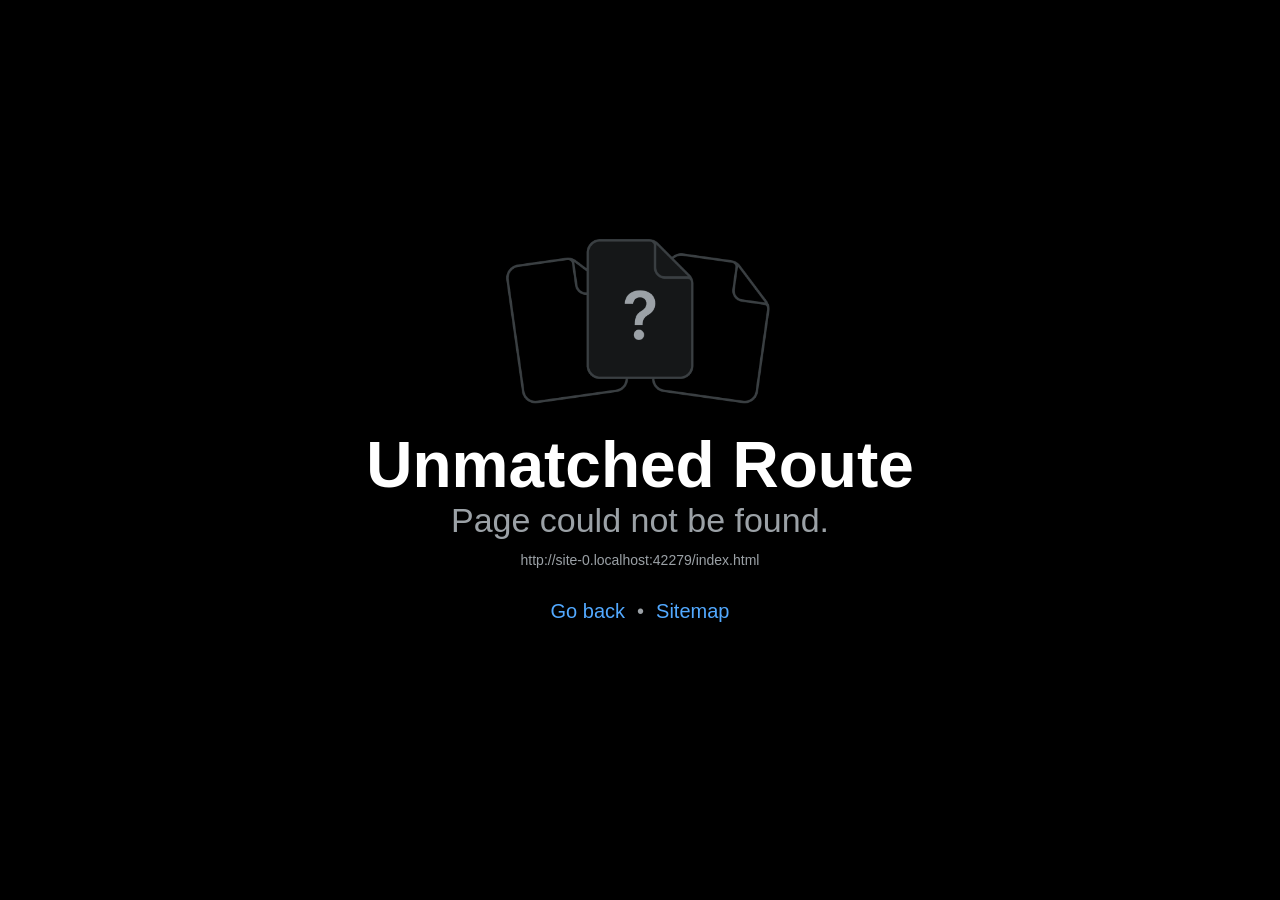
<file: app/index.html>
<!doctype html>
<html lang="en">
  <head>
    <meta charset="utf-8" />
    <meta httpEquiv="X-UA-Compatible" content="IE=edge" />
    <meta name="viewport" content="width=device-width, initial-scale=1, shrink-to-fit=no" />
    <title>Caiu!</title>
    <!-- The `react-native-web` recommended style reset: https://necolas.github.io/react-native-web/docs/setup/#root-element -->
    <style id="expo-reset">
      /* These styles make the body full-height */
      html,
      body {
        height: 100%;
      }
      /* These styles disable body scrolling if you are using <ScrollView> */
      body {
        overflow: hidden;
      }
      /* These styles make the root element full-height */
      #root {
        display: flex;
        height: 100%;
        flex: 1;
      }
    </style>
  <link rel="icon" href="/app/favicon.ico"/></head>

  <body>
    <!-- Use static rendering with Expo Router to support running without JavaScript. -->
    <noscript> You need to enable JavaScript to run this app. </noscript>
    <!-- The root element for your Expo app. -->
    <div id="root"></div>
  <script src="/app/_expo/static/js/web/__expo-metro-runtime-97703ae02682710149335928b974f18d.js" defer></script><script src="/app/_expo/static/js/web/__common-48a7de2d480ca4c8db0b2e34265bb9ae.js" defer></script><script src="/app/_expo/static/js/web/entry-b150d8d41c0ed76707c423c3807ea99a.js" defer></script>
</body>
</html>
</file>
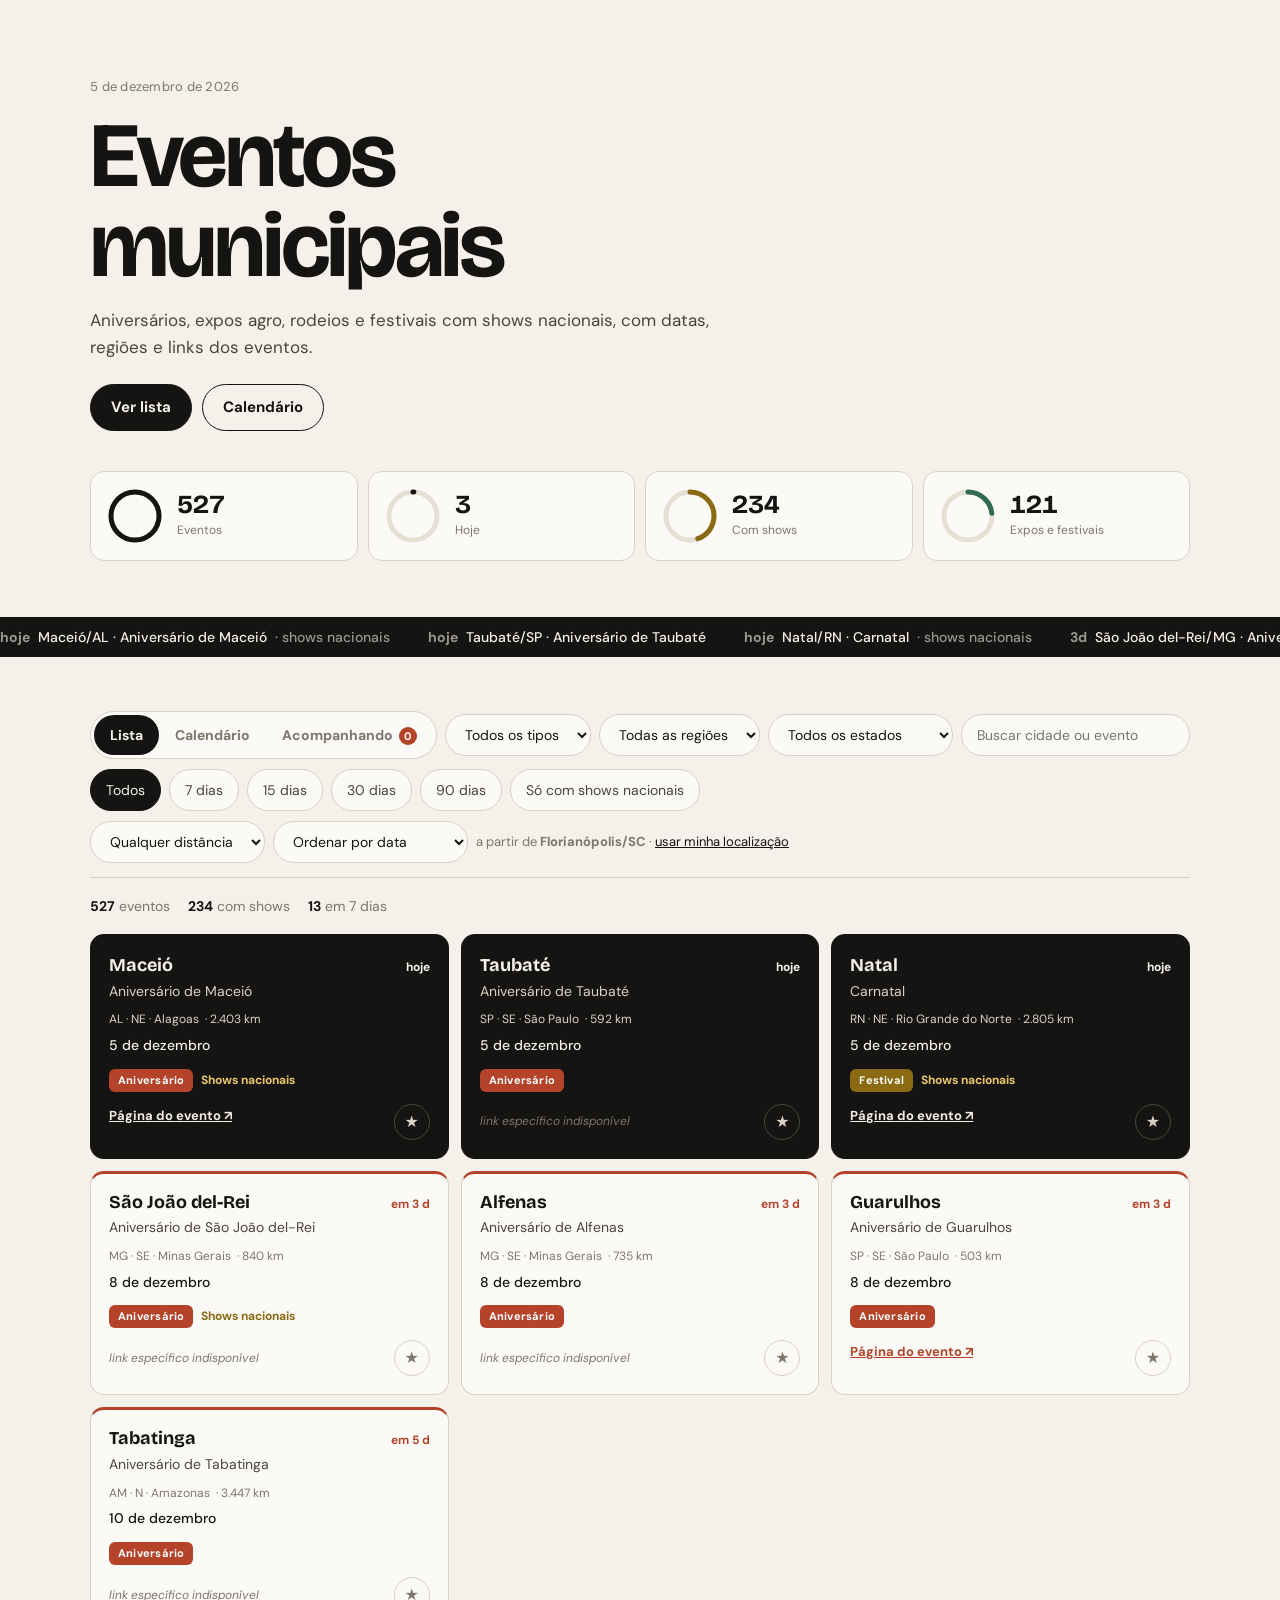
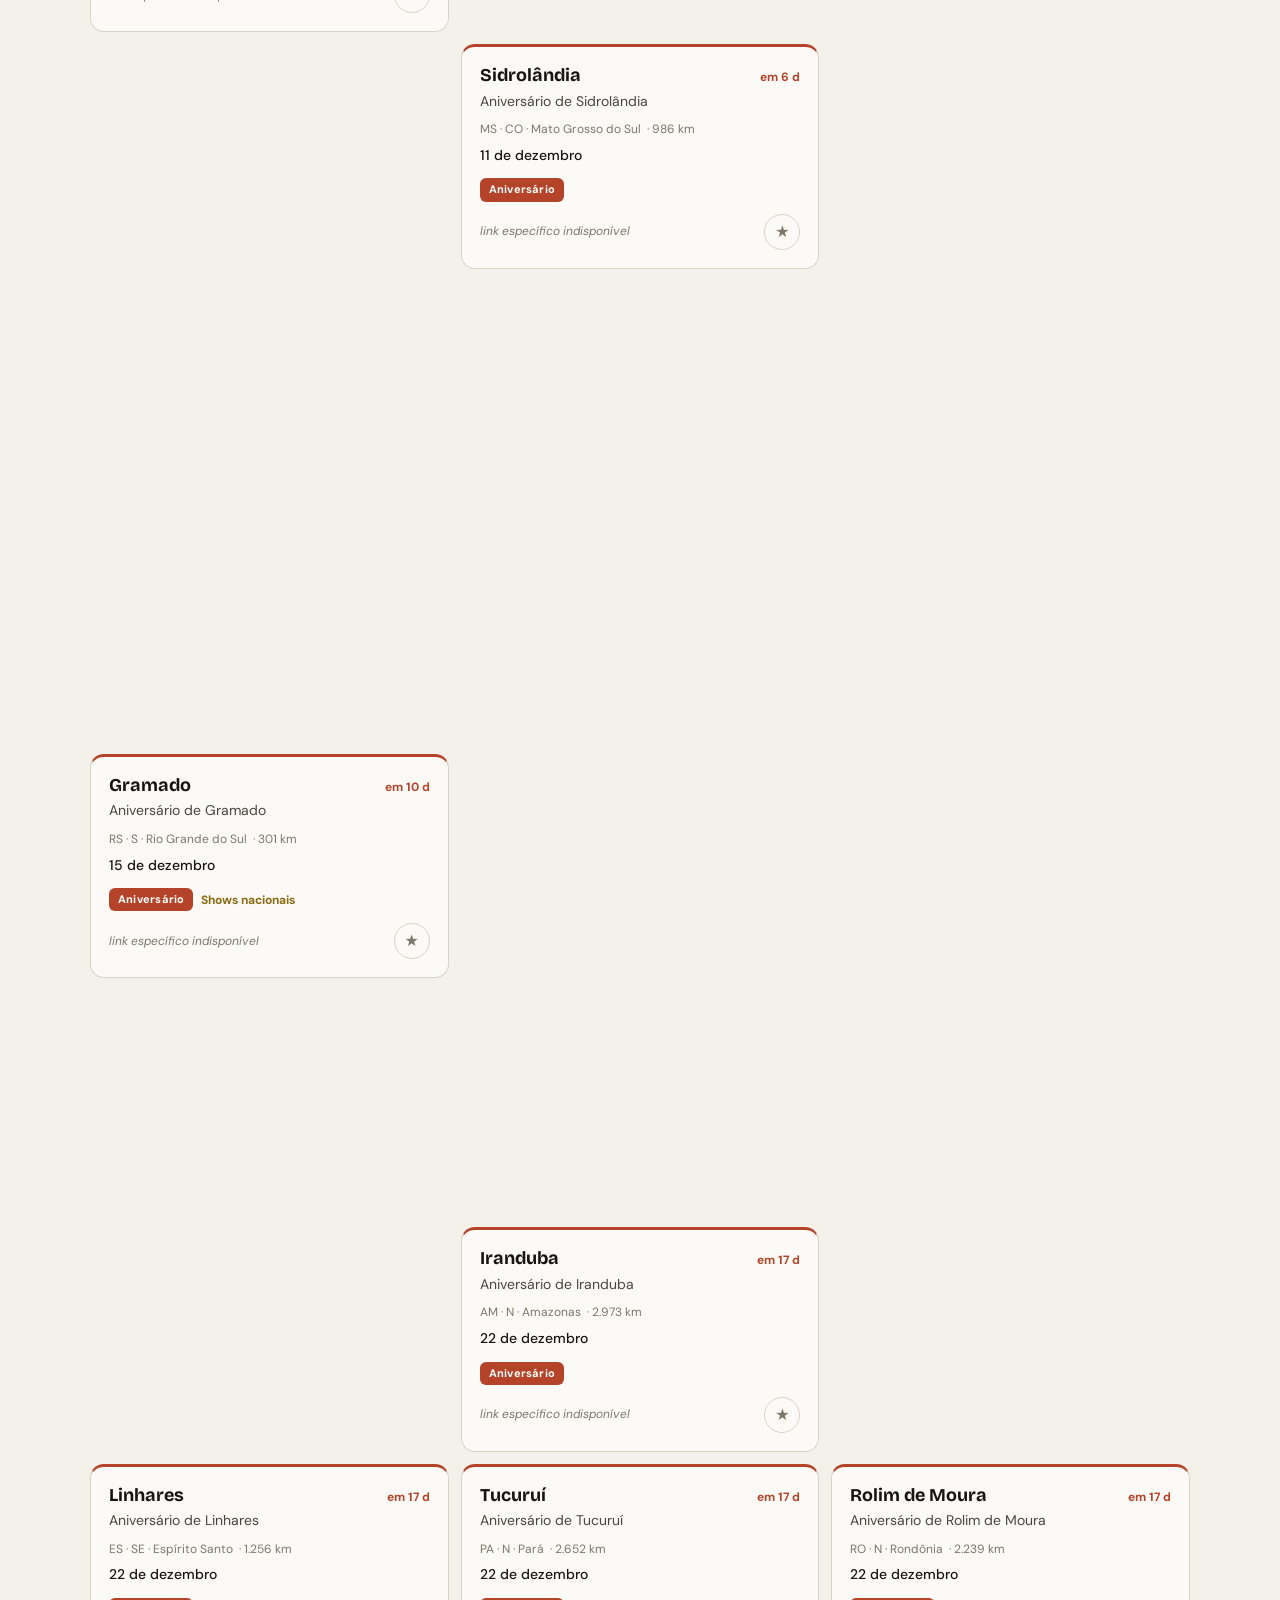
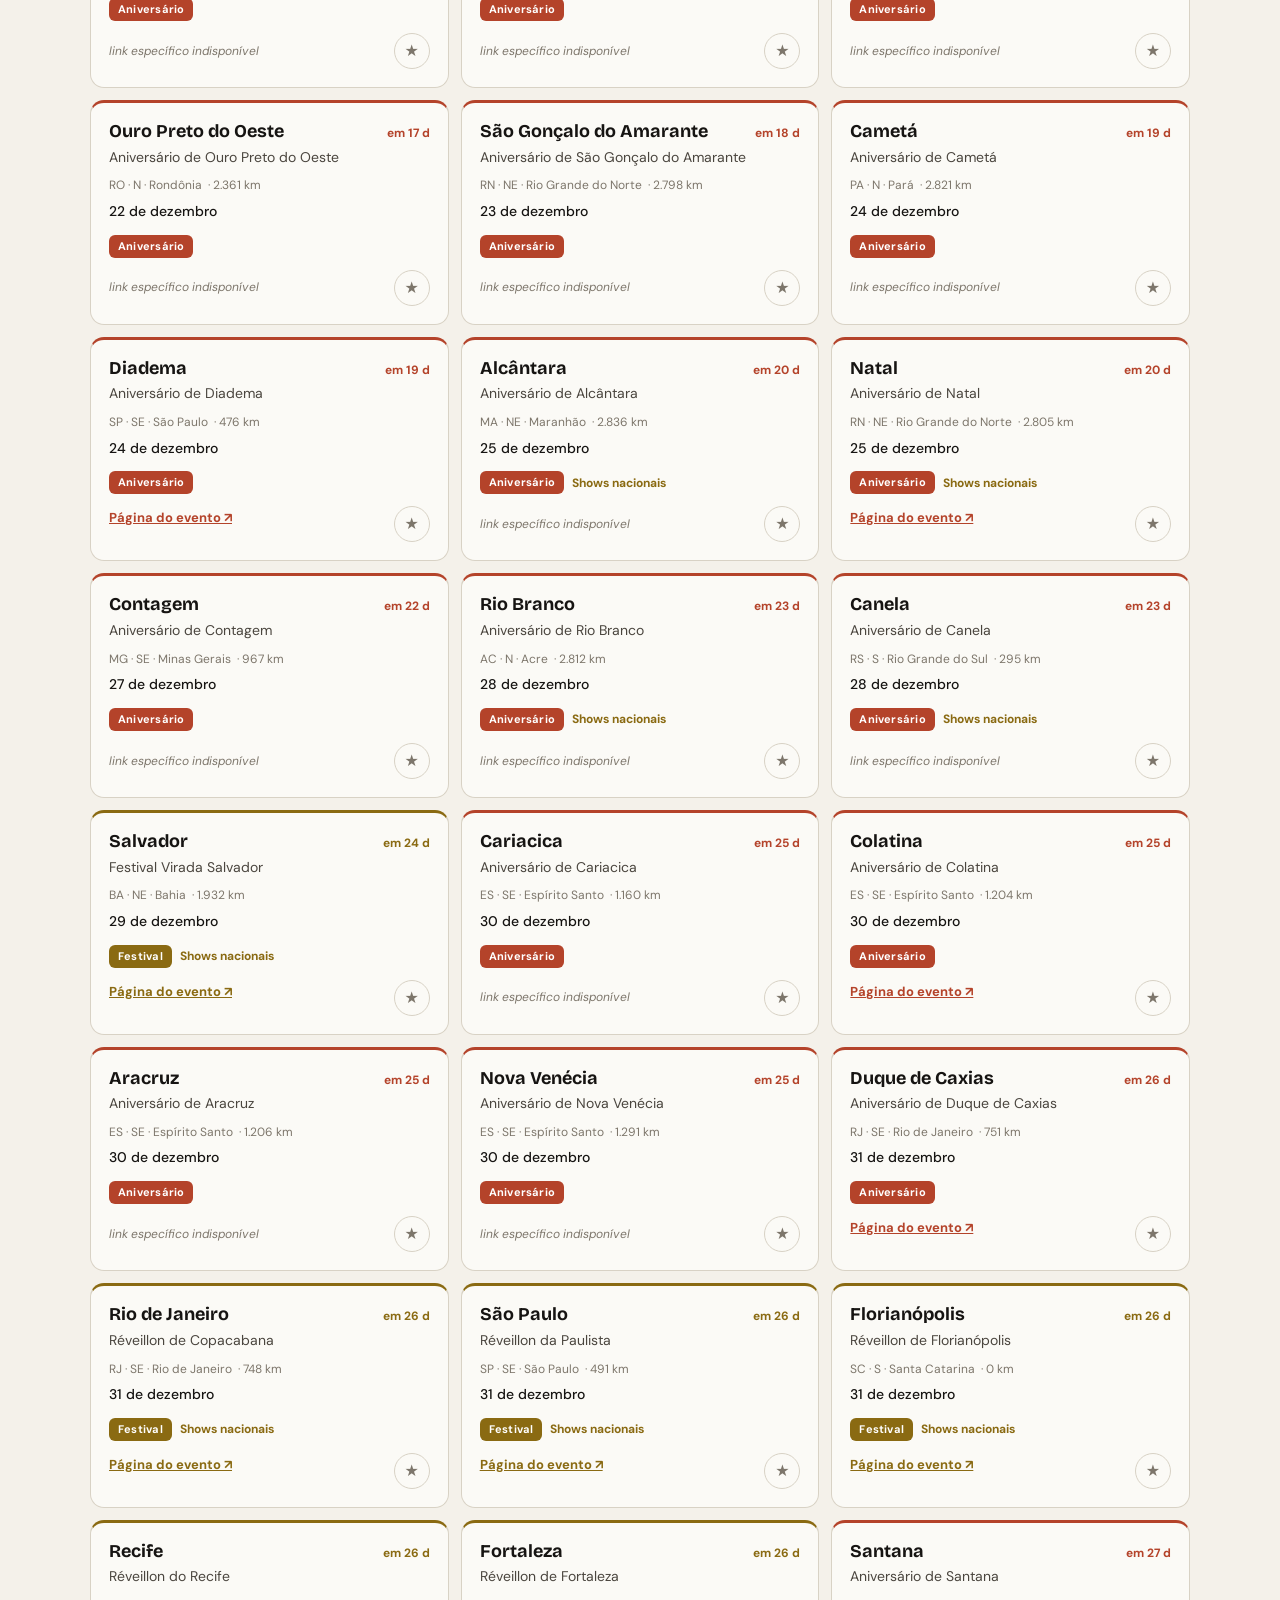
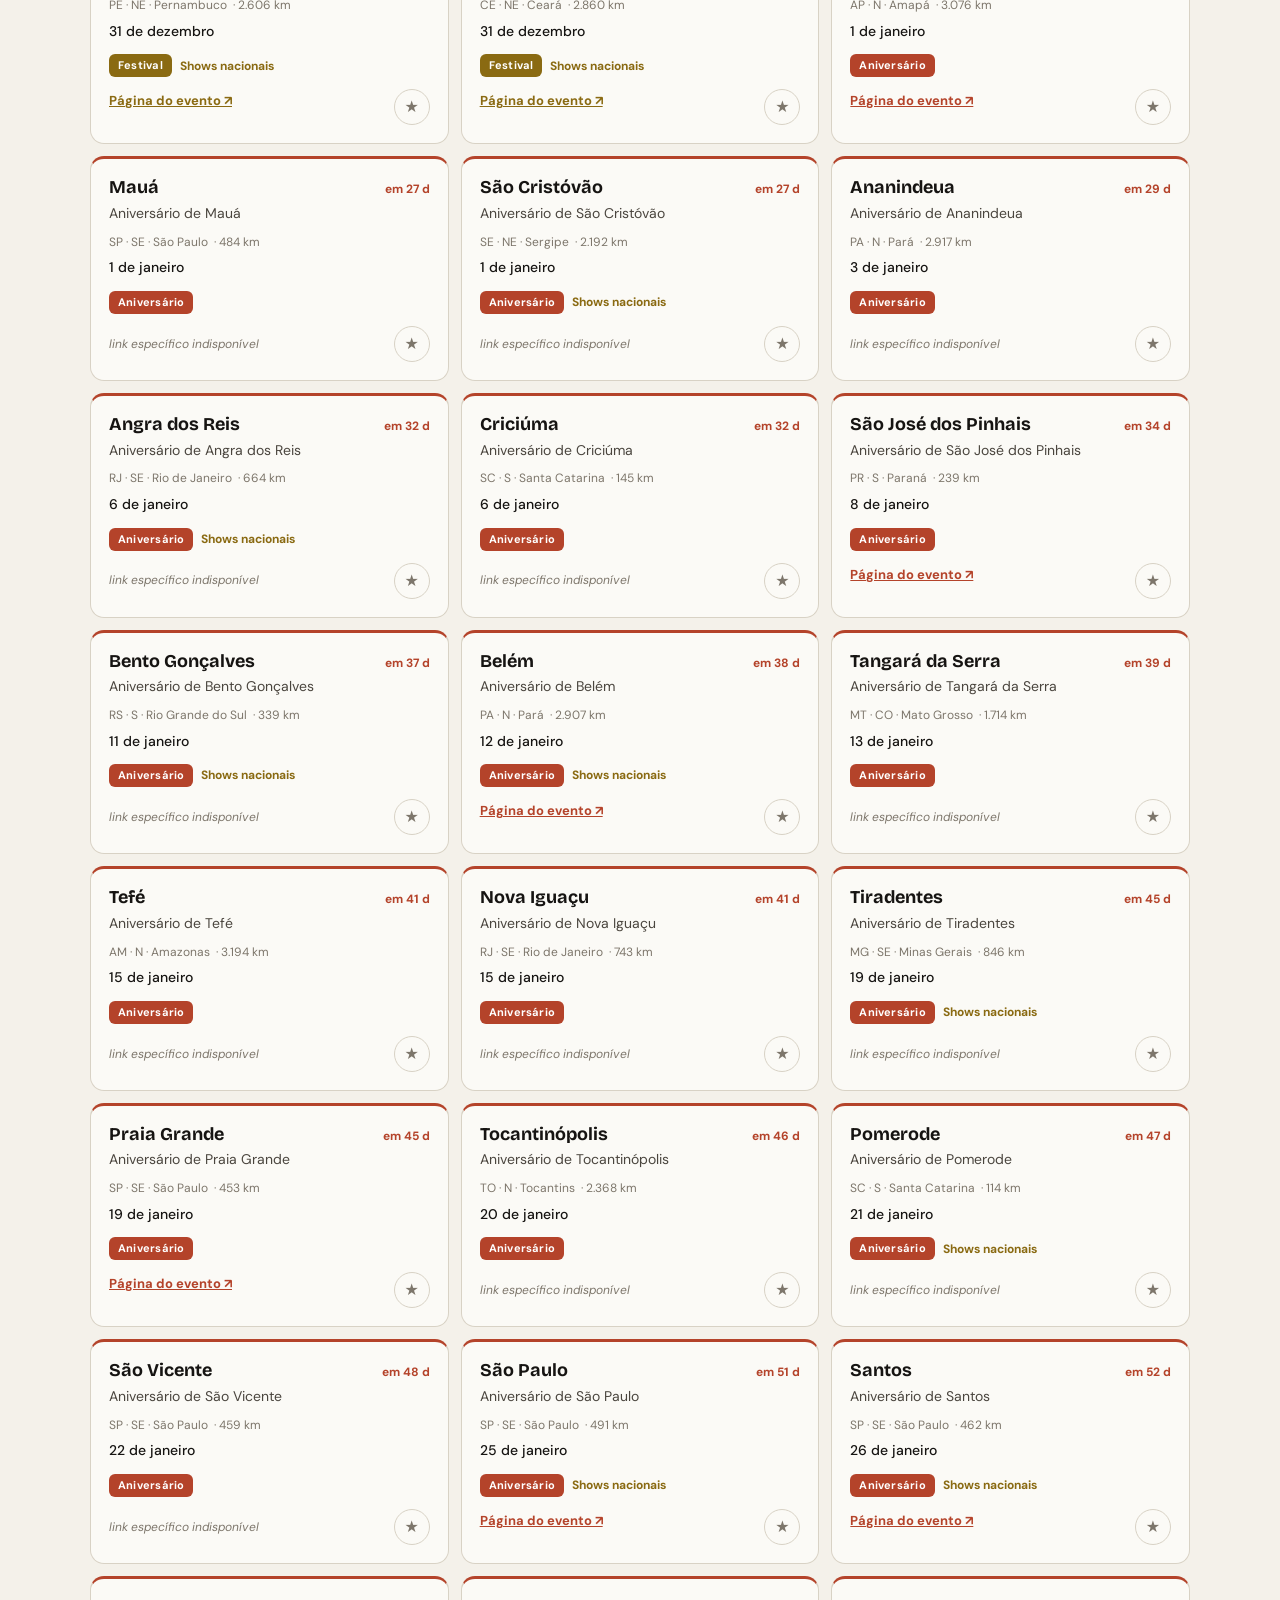
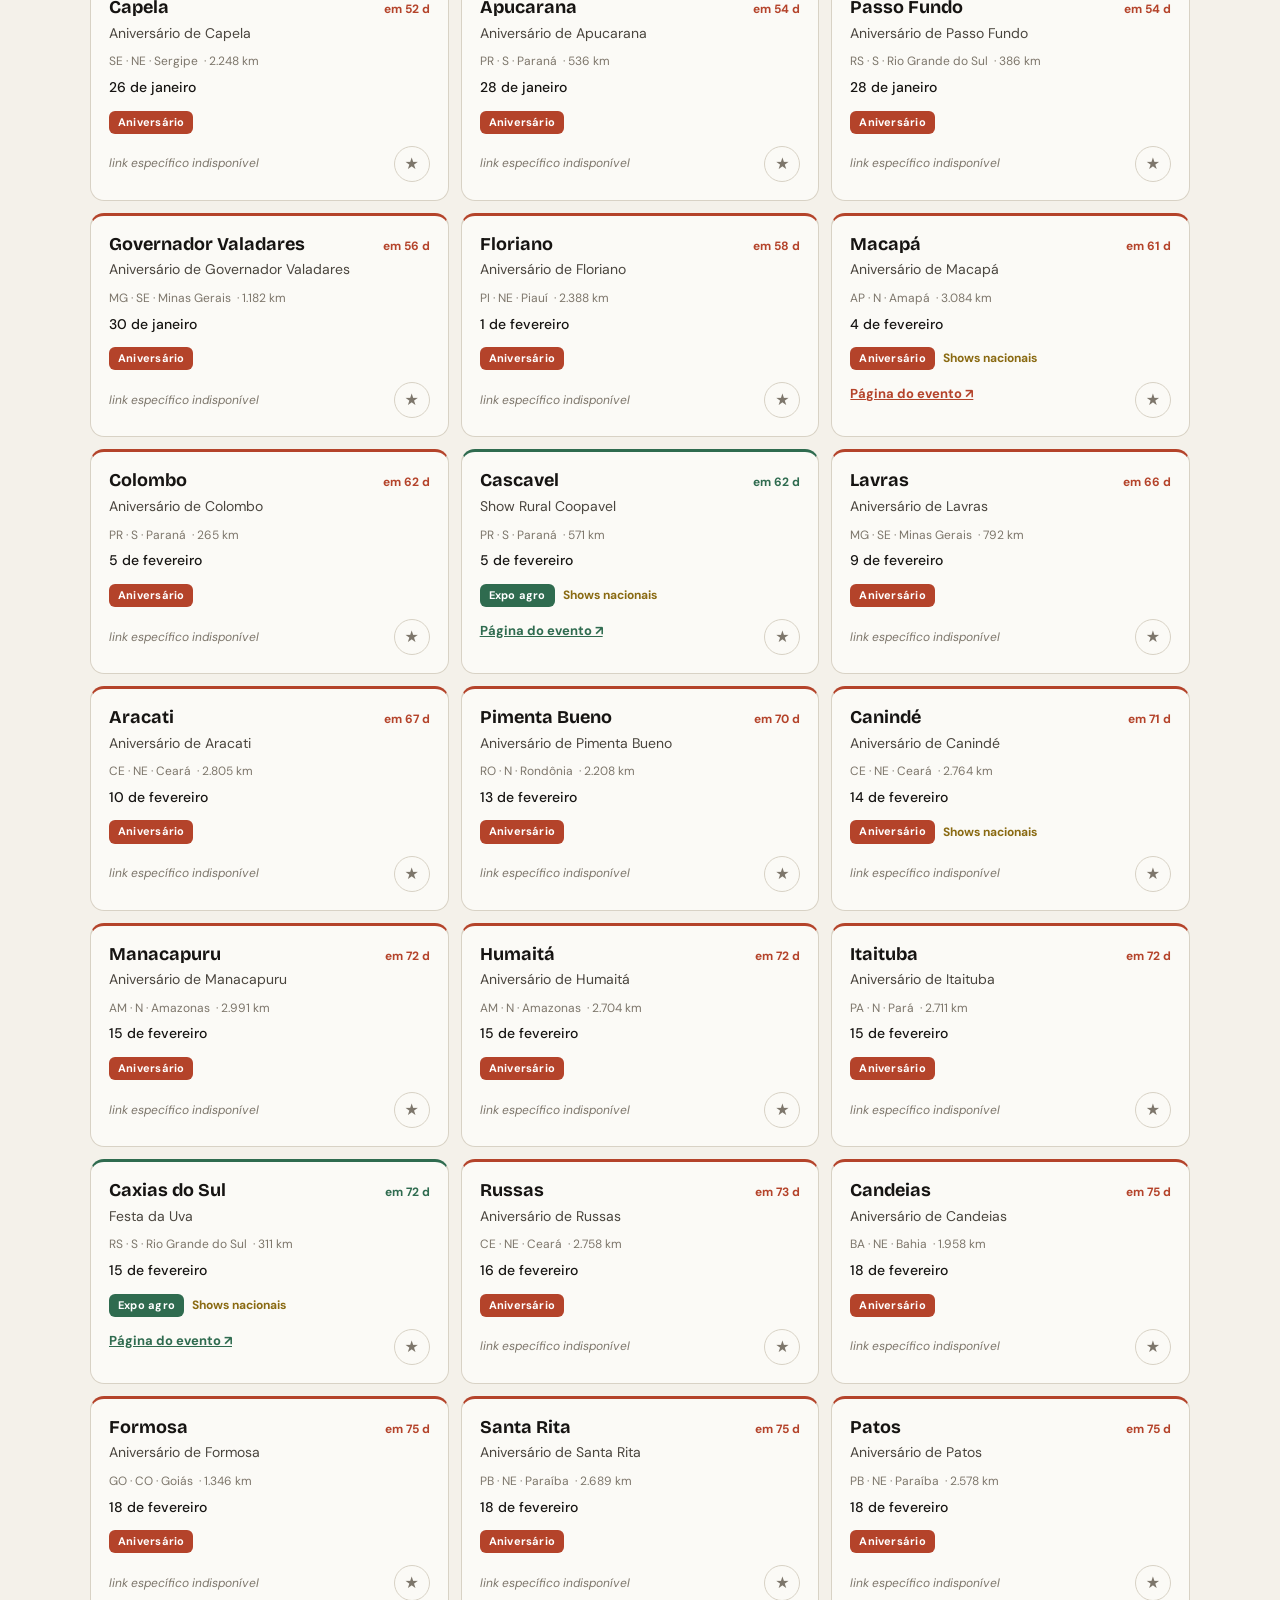
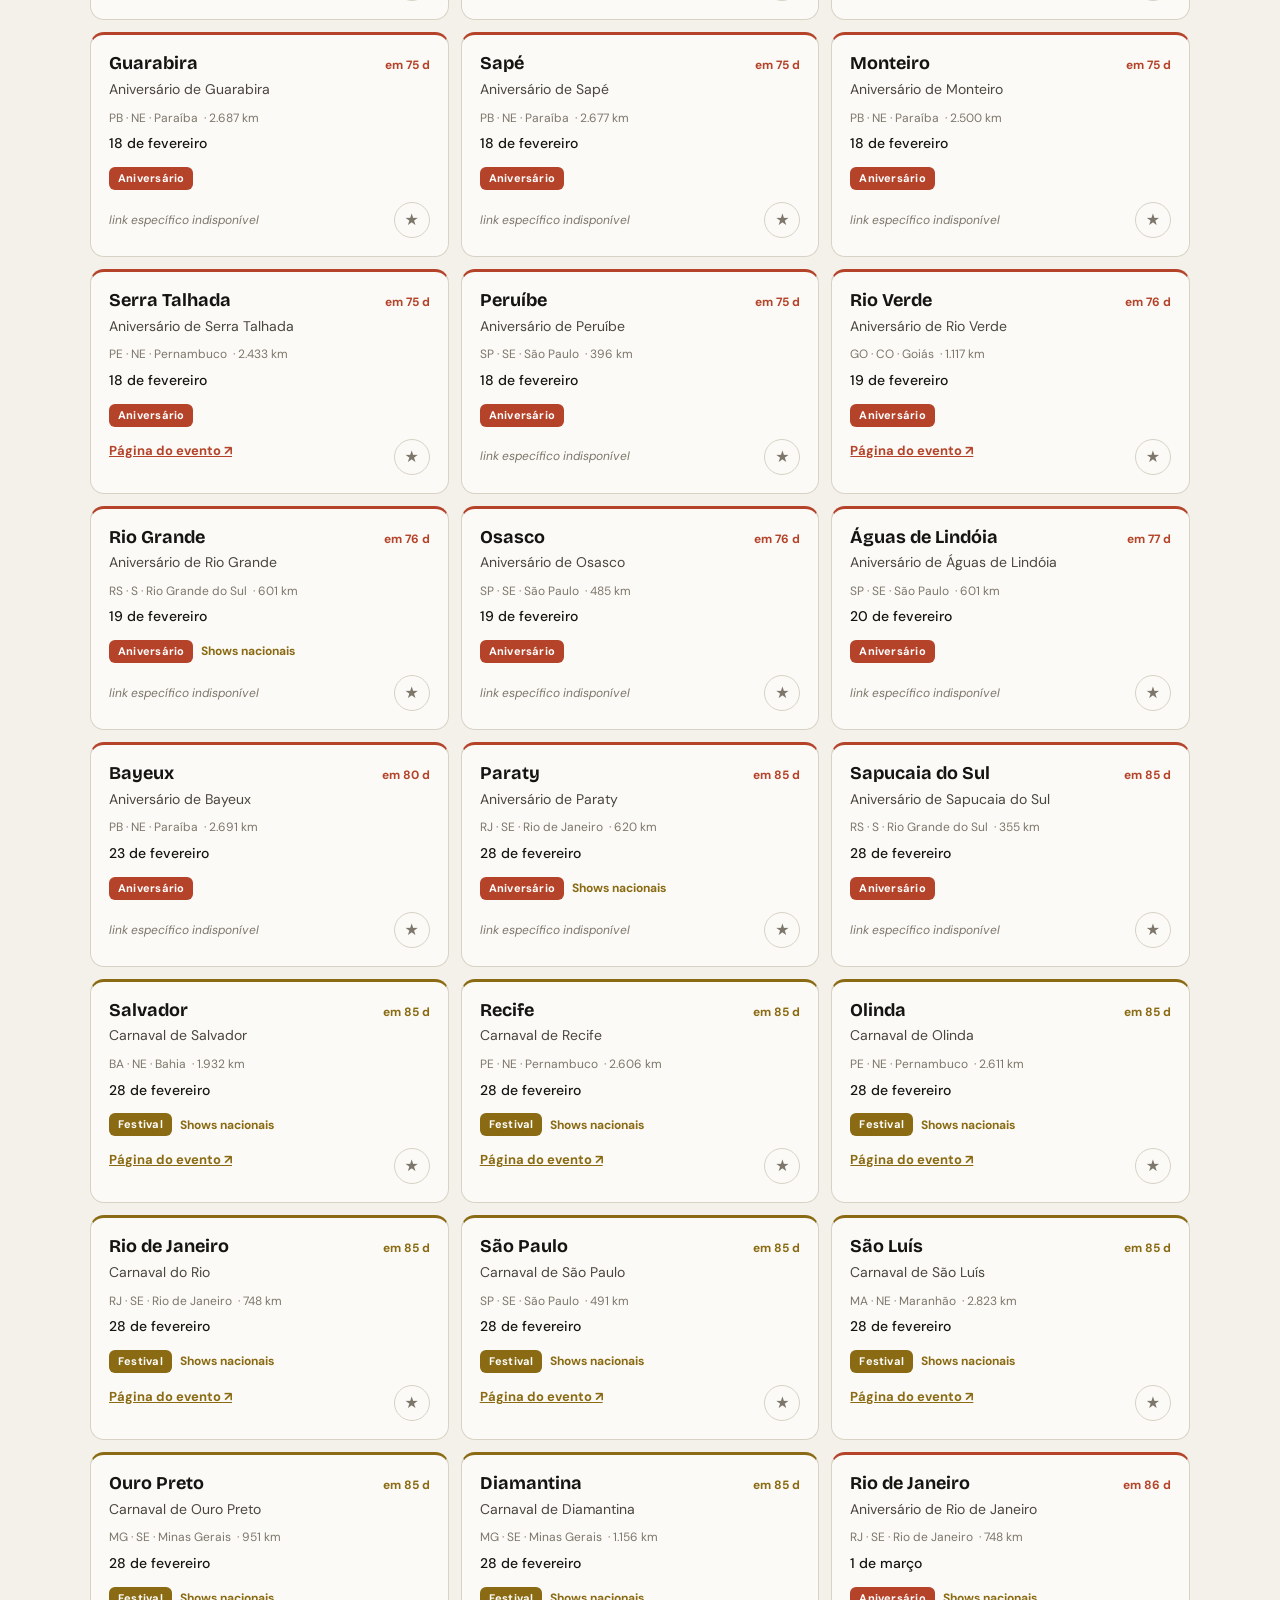
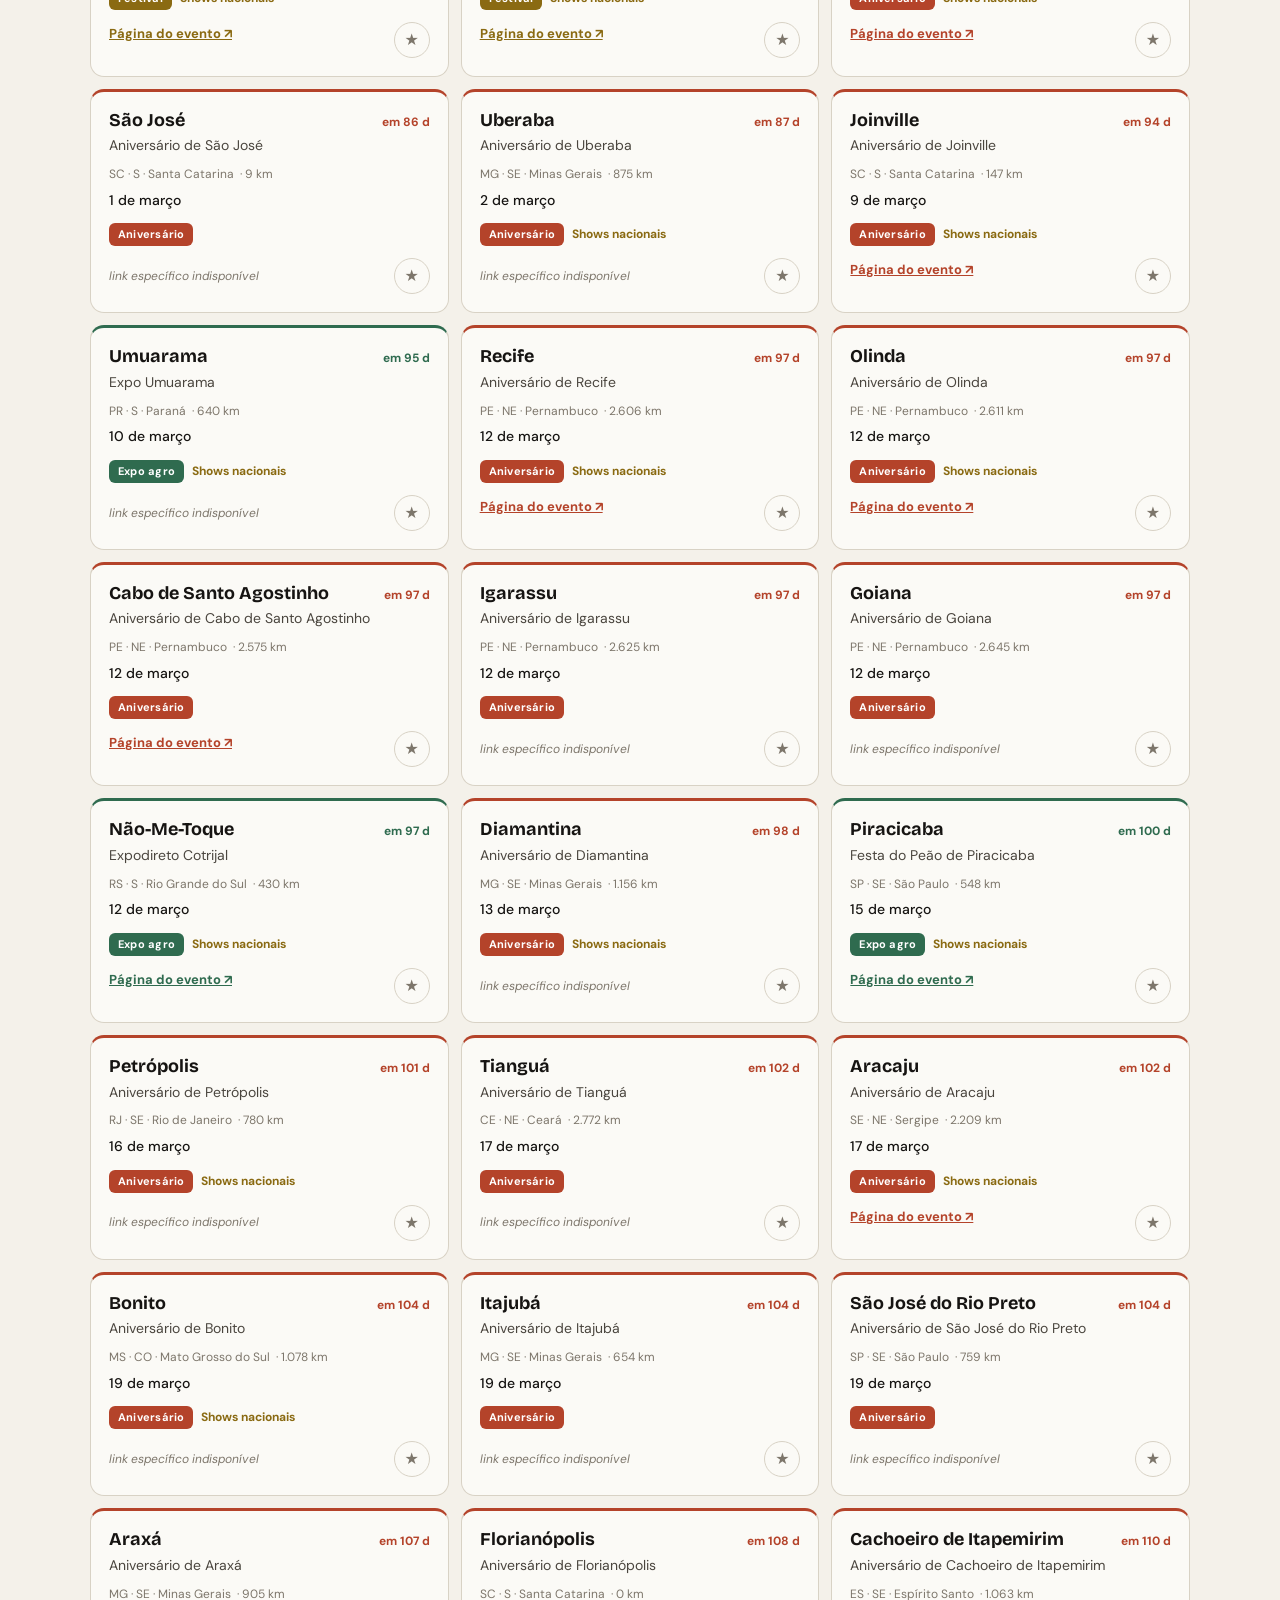
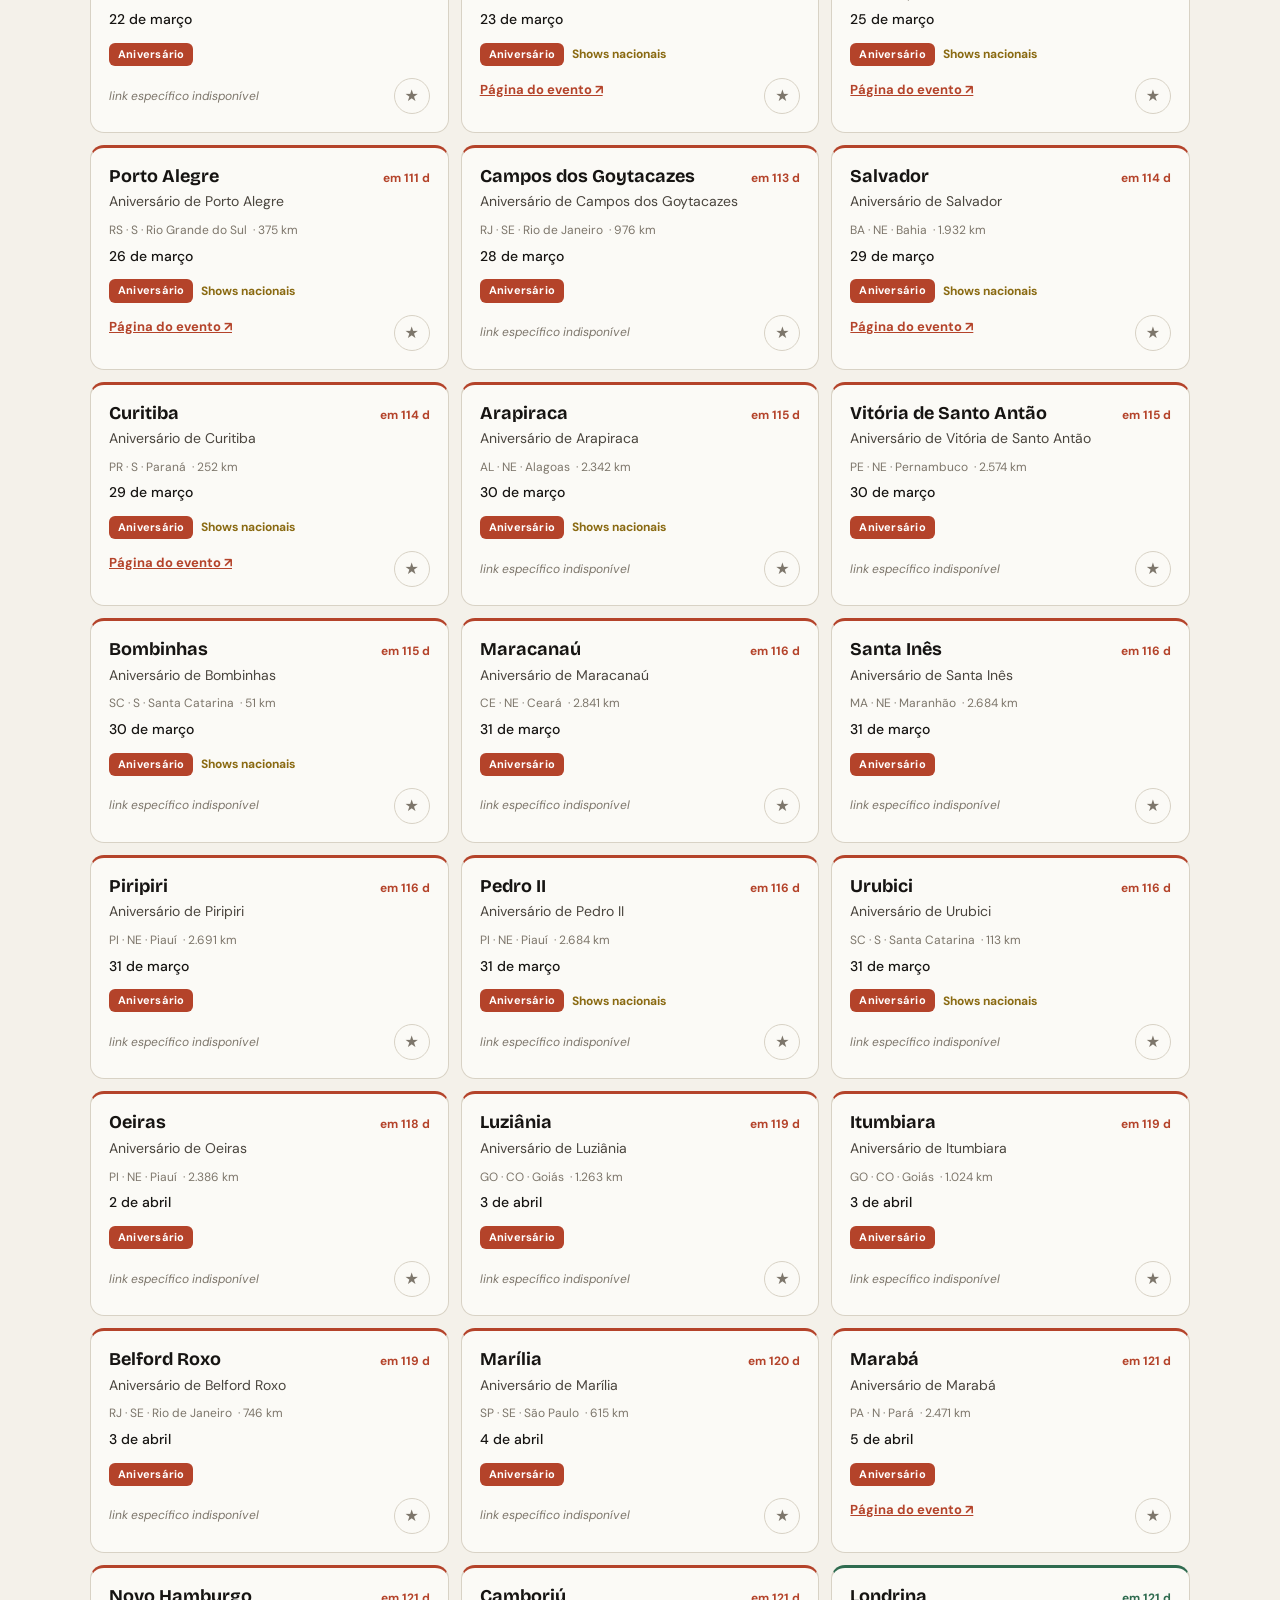
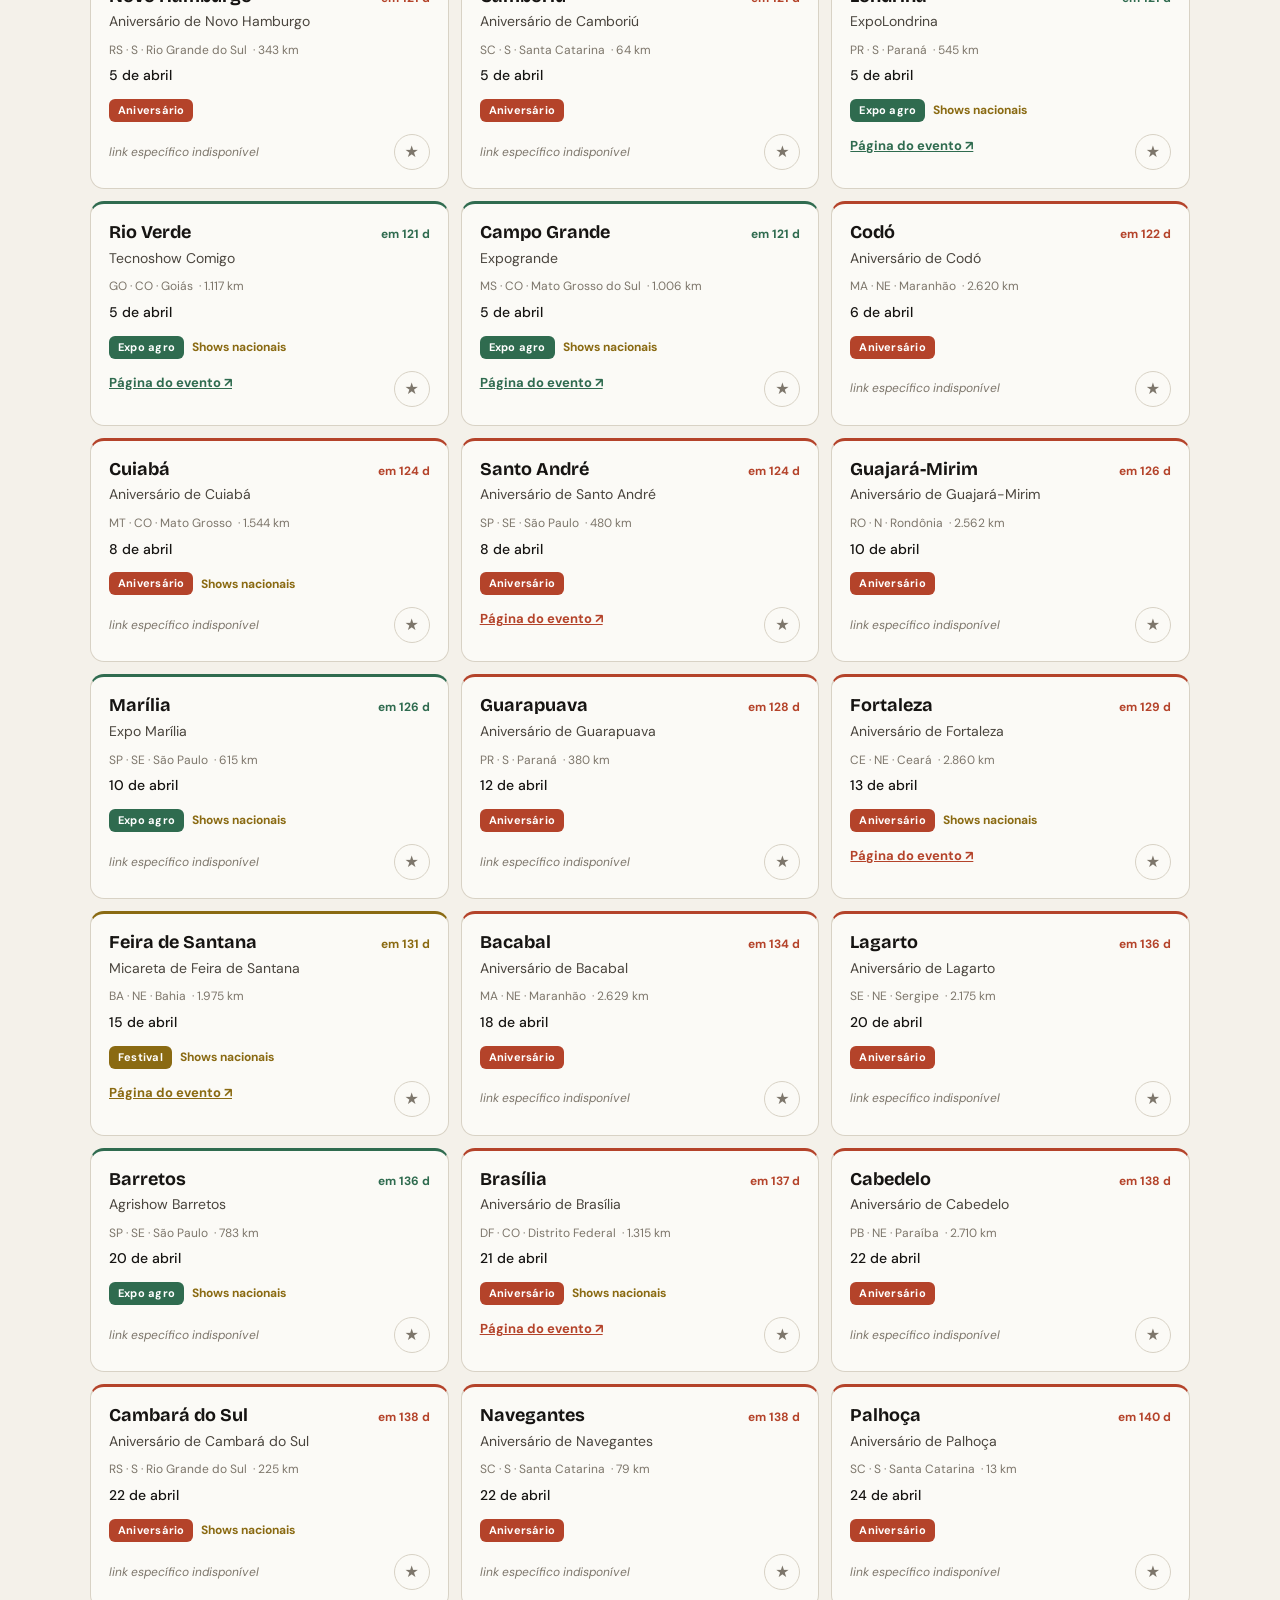
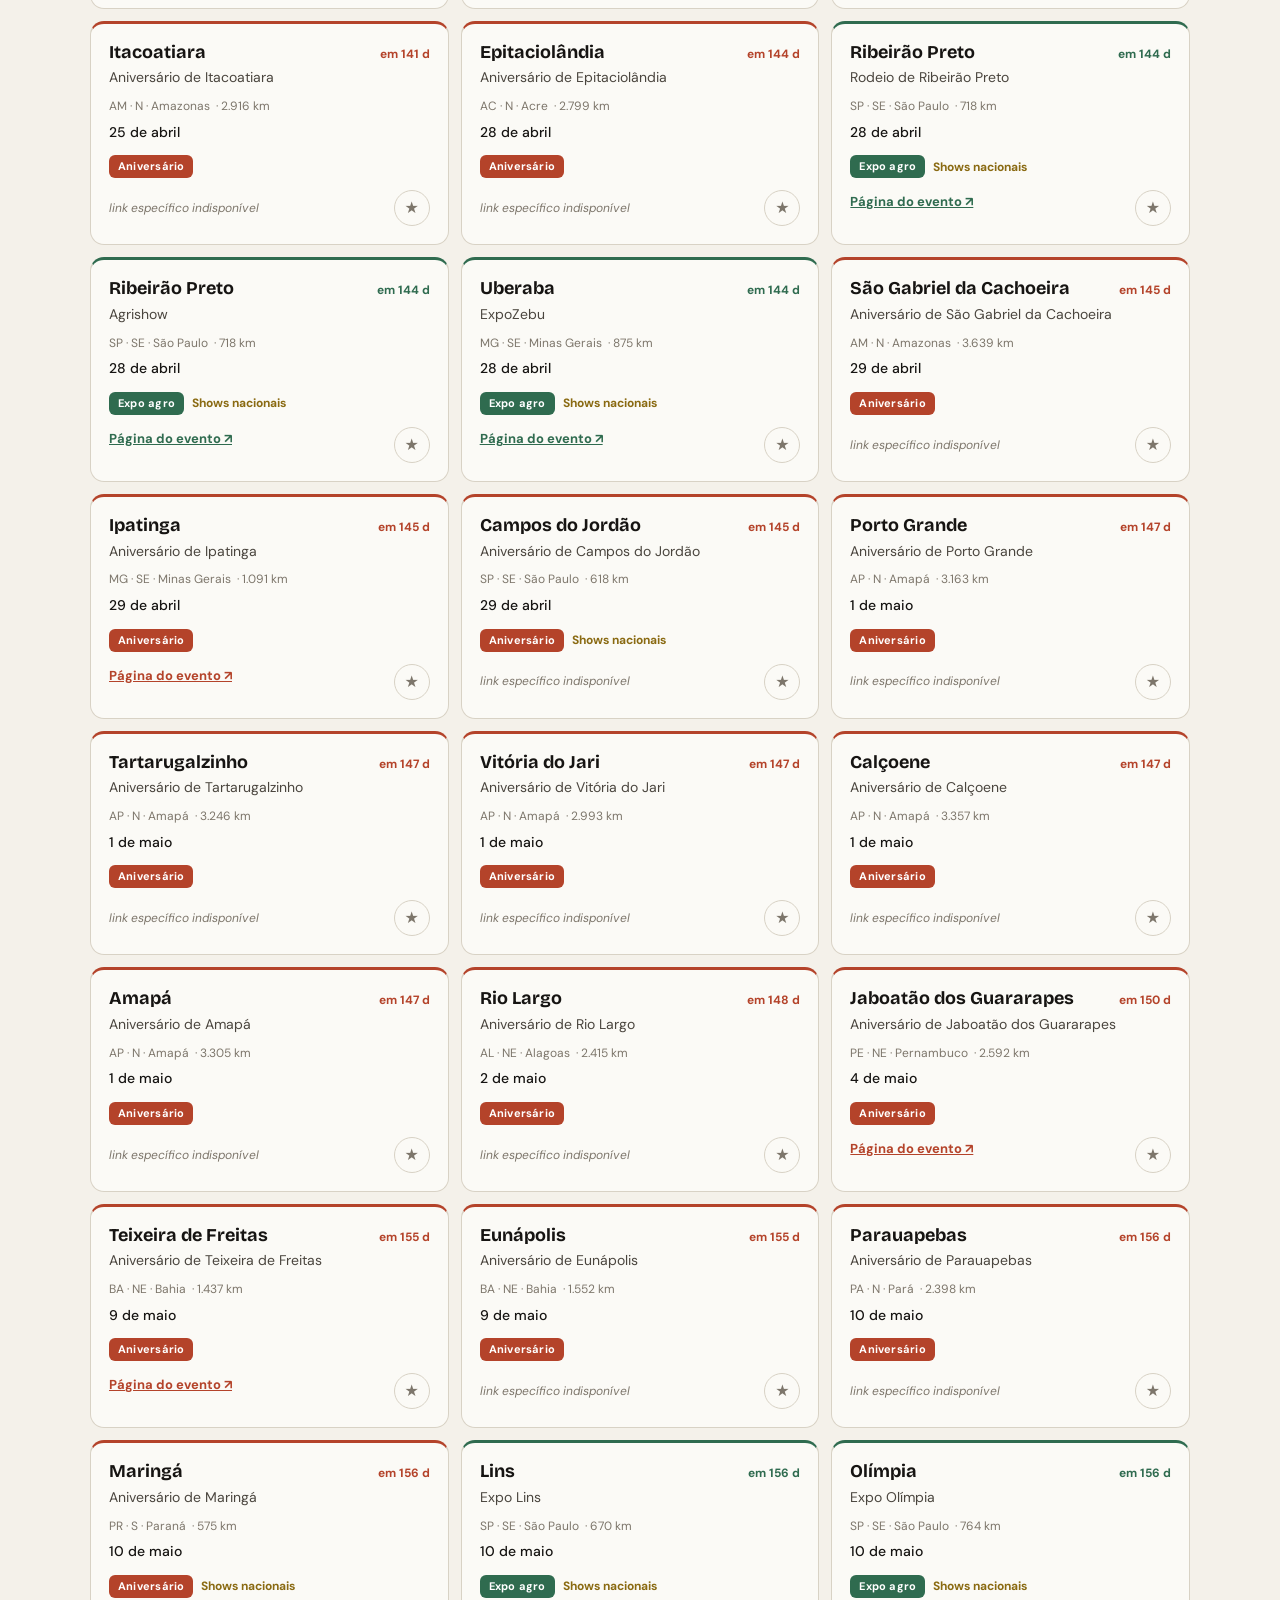
<file: cloudflare/index.html>
<!doctype html>
<html lang="pt-BR">
<head>
<meta charset="utf-8">
<meta name="viewport" content="width=device-width,initial-scale=1,viewport-fit=cover">
<title>Eventos Municipais</title>
<meta name="description" content="Aniversários, expos agro, rodeios e festivais com shows nacionais em cidades brasileiras.">
<link rel="preconnect" href="https://fonts.googleapis.com">
<link rel="preconnect" href="https://fonts.gstatic.com" crossorigin>
<link rel="stylesheet" href="https://fonts.googleapis.com/css2?family=Bricolage+Grotesque:opsz,wght@12..96,500;12..96,700&family=DM+Sans:wght@400;500;700&display=swap">
<style>
:root{
  --paper:#f4f1ea;--card:#fbfaf6;--ink:#161412;--sec:#4a453e;--muted:#7d766b;--line:#d8d2c5;
  --aniv:#b4432a;--expo:#2f6b4f;--fest:#8a6a12;
  --display:"Bricolage Grotesque",system-ui,sans-serif;--body:"DM Sans",system-ui,sans-serif;
}
*{box-sizing:border-box}
html{overflow-x:hidden}
body{margin:0;background:var(--paper);color:var(--ink);font:15px/1.55 var(--body);min-height:100vh;overflow-x:hidden}
button,select,input,a{font:inherit;color:inherit}
:focus-visible{outline:2px solid var(--ink);outline-offset:3px;border-radius:6px}
.wrap{max-width:1140px;margin:0 auto;padding:0 20px}

/* hero */
.hero{padding:64px 20px 28px}
.date{font-size:13px;color:var(--muted);letter-spacing:.02em;opacity:0;animation:fade .6s ease .05s forwards}
h1{font:700 clamp(44px,8vw,92px)/.98 var(--display);letter-spacing:-.03em;margin:14px 0 16px;max-width:12ch}
h1 span{display:inline-block;opacity:0;transform:translateY(18px);animation:rise .7s cubic-bezier(.2,.7,.2,1) forwards}
.lead{max-width:52ch;color:var(--sec);font-size:17px;margin:0;opacity:0;animation:fade .7s ease .55s forwards}
.cta{display:flex;gap:10px;margin-top:24px;flex-wrap:wrap;opacity:0;animation:fade .7s ease .7s forwards}
.btn{border:1px solid var(--ink);background:transparent;border-radius:999px;padding:11px 20px;font-weight:700;cursor:pointer;text-decoration:none;min-height:44px;display:inline-flex;align-items:center}
.btn.solid{background:var(--ink);color:var(--paper)}
.btn:hover{background:var(--ink);color:var(--paper)}
.btn.solid:hover{background:var(--sec)}

/* stats */
.rings{display:grid;grid-template-columns:repeat(4,1fr);gap:10px;margin-top:40px}
.ring{background:var(--card);border:1px solid var(--line);border-radius:14px;padding:16px;display:flex;gap:14px;align-items:center;
  opacity:0;animation:fade .6s ease forwards;animation-delay:calc(.9s + var(--d)*.1s)}
.ring svg{width:56px;height:56px;flex:none;transform:rotate(-90deg)}
.ring circle{fill:none;stroke-width:5}
.ring .track{stroke:#e6e0d4}
.ring .bar{stroke:var(--c);stroke-linecap:round;stroke-dasharray:var(--len);stroke-dashoffset:var(--len);animation:fill 1.4s cubic-bezier(.2,.7,.2,1) forwards;animation-delay:calc(1.1s + var(--d)*.1s)}
@keyframes fill{to{stroke-dashoffset:var(--off)}}
.ring b{display:block;font:700 26px/1 var(--display);font-variant-numeric:tabular-nums}
.ring span{font-size:12px;color:var(--muted)}

/* ticker */
.ticker{margin-top:28px;overflow:hidden;background:var(--ink);color:var(--paper);padding:11px 0}
.ticker-track{display:flex;gap:38px;width:max-content;animation:marq 40s linear infinite;font:500 14px var(--body)}
.ticker:hover .ticker-track{animation-play-state:paused}
.ticker-item{white-space:nowrap}
.ticker-item em{font-style:normal;font-weight:700;margin-right:8px;opacity:.6}
.ticker-item .s{margin-left:8px;opacity:.6}
@keyframes marq{to{transform:translateX(-50%)}}

/* controls */
.controls{position:sticky;top:0;z-index:20;margin-top:40px;padding:14px 0;background:var(--paper);border-bottom:1px solid var(--line)}
.row{display:flex;flex-wrap:wrap;gap:8px;align-items:center}
.seg{display:inline-flex;border:1px solid var(--line);border-radius:999px;padding:3px;background:var(--card)}
.seg button{background:none;border:0;padding:8px 16px;border-radius:999px;cursor:pointer;font-weight:700;font-size:14px;min-height:40px;color:var(--muted)}
.seg button[aria-selected=true]{background:var(--ink);color:var(--paper)}
select,.search{background:var(--card);border:1px solid var(--line);border-radius:999px;padding:9px 15px;min-height:42px;font-size:14px;color:var(--ink);outline:none}
select:focus,.search:focus{border-color:var(--ink)}
.search{flex:1 1 220px;max-width:300px}
.chip{background:var(--card);border:1px solid var(--line);border-radius:999px;padding:8px 15px;font-size:14px;color:var(--sec);cursor:pointer;min-height:42px}
.chip[aria-pressed=true]{background:var(--ink);color:var(--paper);border-color:var(--ink)}
.chip.shows[aria-pressed=true]{background:var(--fest);border-color:var(--fest)}
.meta{display:flex;gap:18px;font-size:14px;color:var(--muted);margin:18px 0 4px;flex-wrap:wrap}
.meta b{color:var(--ink);font-variant-numeric:tabular-nums}

/* cards */
.grid{display:grid;grid-template-columns:repeat(auto-fill,minmax(270px,1fr));gap:12px;padding:12px 0 64px}
.card{background:var(--card);border:1px solid var(--line);border-radius:14px;padding:18px;border-top:3px solid var(--c);
  opacity:0;animation:fade .5s ease forwards;animation-delay:calc(var(--i,0)*30ms)}
.card-top{display:flex;justify-content:space-between;gap:8px;align-items:baseline}
.city{font:700 18px/1.2 var(--display);margin:0}
.days{font-size:12px;font-weight:700;color:var(--c);white-space:nowrap;font-variant-numeric:tabular-nums}
.card.today{background:var(--ink);color:var(--paper);border-color:var(--ink)}
.card.today .days{color:var(--paper)}
.ev{font-size:14px;color:var(--sec);margin-top:4px}
.card.today .ev,.card.today .where{color:#d9d3c7}
.where{font-size:12px;color:var(--muted);margin-top:8px}
.when{font-weight:500;font-size:14px;margin-top:6px}
.tags{display:flex;gap:8px;margin-top:12px;align-items:center;flex-wrap:wrap}
.tag{font-size:11px;font-weight:700;padding:3px 9px;border-radius:6px;background:var(--c);color:#fff;letter-spacing:.02em}
.show{font-size:12px;font-weight:700;color:var(--fest)}
.card.today .show{color:#e8c76a}
.link{display:inline-block;margin-top:12px;font-size:13px;font-weight:700;color:var(--c);min-height:32px}
.card.today .link{color:#f0ede6}
.na{display:block;margin-top:12px;font-size:12px;color:var(--muted);font-style:italic}
.empty{grid-column:1/-1;text-align:center;padding:60px 0;color:var(--muted)}

/* calendar */
.cal{padding:12px 0 64px}
.cal-head{display:flex;align-items:center;justify-content:space-between;margin-bottom:14px}
.cal-head h2{font:700 28px var(--display);margin:0;text-transform:capitalize}
.nav{background:var(--card);border:1px solid var(--line);border-radius:999px;width:42px;height:42px;cursor:pointer;font-size:17px}
.days-grid{display:grid;grid-template-columns:repeat(7,minmax(0,1fr));gap:6px}
.dow{font-size:11px;font-weight:700;text-transform:uppercase;letter-spacing:.08em;color:var(--muted);text-align:center;padding:4px}
.cell{min-width:0;overflow:hidden;min-height:92px;background:var(--card);border:1px solid var(--line);border-radius:10px;padding:7px;
  opacity:0;animation:fade .4s ease forwards;animation-delay:calc(var(--i)*8ms)}
.cell.blank{background:transparent;border-color:transparent}
.cell.today{border:2px solid var(--ink)}
.cell .n{font-size:12px;font-weight:700;color:var(--muted)}
.pill{display:block;width:100%;max-width:100%;font-size:11px;font-weight:700;padding:2px 6px;border-radius:5px;margin-top:4px;white-space:nowrap;overflow:hidden;text-overflow:ellipsis;background:var(--c);color:#fff;border:0;text-align:left;cursor:pointer}
.more{font-size:11px;color:var(--muted);margin-top:3px}

/* footer */
footer{border-top:1px solid var(--line);padding:26px 0 40px;color:var(--muted);font-size:13px}
.legend{display:flex;gap:16px;flex-wrap:wrap}
.legend span{display:inline-flex;gap:7px;align-items:center;color:var(--sec)}
.legend i{width:10px;height:10px;border-radius:3px;background:var(--c)}

/* tooltip */
.tip{position:fixed;z-index:50;background:var(--card);border:1px solid var(--line);border-radius:12px;padding:12px;max-width:290px;
  box-shadow:0 10px 30px -12px rgba(22,20,18,.25);opacity:0;pointer-events:none;transition:opacity .2s}
.tip.on{opacity:1;pointer-events:auto}
.tip h4{margin:0 0 6px;font:700 15px var(--display)}
.tip div{font-size:13px;color:var(--sec);padding:3px 0}
.tip a{color:var(--ink)}

.dist{font-size:12px;color:var(--muted);margin-left:6px}
.card.today .dist{color:#d9d3c7}
.follow{background:none;border:1px solid var(--line);border-radius:999px;width:36px;height:36px;cursor:pointer;font-size:16px;line-height:1;color:var(--muted);flex:none}
.follow[aria-pressed=true]{background:var(--fest);border-color:var(--fest);color:#fff}
.card.today .follow{border-color:#4a453e;color:#d9d3c7}
.card-actions{display:flex;justify-content:space-between;align-items:center;gap:8px;margin-top:12px}
.card-actions .link,.card-actions .na{margin-top:0}
.badge{display:inline-block;min-width:18px;padding:0 5px;margin-left:6px;border-radius:999px;background:var(--aniv);color:#fff;font-size:11px;line-height:18px;text-align:center}
.geo{font-size:13px;color:var(--muted)}
.linkbtn{background:none;border:0;padding:0;color:var(--ink);text-decoration:underline;cursor:pointer;font-size:13px;min-height:32px}
.feed{padding:12px 0 64px}
.feed-item{background:var(--card);border:1px solid var(--line);border-radius:14px;padding:16px;margin-bottom:12px}
.feed-head{display:flex;justify-content:space-between;align-items:baseline;gap:8px;flex-wrap:wrap}
.feed-head h3{font:700 17px var(--display);margin:0}
.news{list-style:none;padding:0;margin:10px 0 0}
.news li{padding:8px 0;border-top:1px solid var(--line);font-size:14px}
.news li.new::before{content:"novo";font-size:10px;font-weight:700;background:var(--aniv);color:#fff;border-radius:4px;padding:1px 5px;margin-right:6px}
.news a{color:var(--ink)}
.news small{display:block;color:var(--muted);font-size:12px}
@keyframes fade{to{opacity:1}}
@keyframes rise{to{opacity:1;transform:none}}

@media (max-width:700px){
  .hero{padding:40px 20px 20px}
  .rings{grid-template-columns:repeat(2,1fr)}
  .grid{grid-template-columns:1fr}
  .search{max-width:none;flex-basis:100%}
  .controls{position:static}
  .cell{min-height:60px;padding:4px}
  .pill{font-size:9px;padding:2px 4px}
  .cal-head h2{font-size:22px}
}
@media (prefers-reduced-motion:reduce){
  *,*::before,*::after{animation:none!important;transition:none!important;scroll-behavior:auto!important}
  .ring .bar{stroke-dashoffset:var(--off)}
  .date,.lead,.cta,.ring,.card,.cell,h1 span{opacity:1!important;transform:none!important}
}
</style>
</head>
<body>

<main class="hero wrap" id="top">
  <p class="date" id="todayLbl"></p>
  <h1><span>Eventos</span> <span>municipais</span></h1>
  <p class="lead">Aniversários, expos agro, rodeios e festivais com shows nacionais, com datas, regiões e links dos eventos.</p>
  <div class="cta">
    <a class="btn solid" href="#lista">Ver lista</a>
    <button class="btn" id="goCal" type="button">Calendário</button>
  </div>
  <div class="rings" id="rings"></div>
</main>

<div class="ticker" aria-label="Próximos eventos"><div class="ticker-track" id="ticker"></div></div>

<div class="wrap">
  <div class="controls" id="lista">
    <div class="row">
      <div class="seg" role="tablist" id="tabs">
        <button role="tab" aria-selected="true" data-tab="lista">Lista</button>
        <button role="tab" aria-selected="false" data-tab="cal">Calendário</button>
        <button role="tab" aria-selected="false" data-tab="seg">Acompanhando<span class="badge" id="newCount" hidden></span></button>
      </div>
      <select id="fTipo" aria-label="Tipo">
        <option value="">Todos os tipos</option><option value="aniv">Aniversários</option><option value="expo">Expos agro</option><option value="fest">Festivais</option>
      </select>
      <select id="fReg" aria-label="Região">
        <option value="">Todas as regiões</option><option value="N">Norte</option><option value="NE">Nordeste</option><option value="CO">Centro-Oeste</option><option value="SE">Sudeste</option><option value="S">Sul</option>
      </select>
      <select id="fUF" aria-label="Estado"><option value="">Todos os estados</option></select>
      <input class="search" id="q" type="search" placeholder="Buscar cidade ou evento" aria-label="Buscar">
    </div>
    <div class="row" style="margin-top:10px">
      <div class="row" id="prox"></div>
      <button class="chip shows" id="shows" aria-pressed="false">Só com shows nacionais</button>
    </div>
    <div class="row" style="margin-top:10px">
      <select id="fRaio" aria-label="Distância máxima">
        <option value="0">Qualquer distância</option><option value="100">Até 100 km</option><option value="250">Até 250 km</option>
        <option value="500">Até 500 km</option><option value="1000">Até 1.000 km</option><option value="2000">Até 2.000 km</option>
      </select>
      <select id="fOrdem" aria-label="Ordenar">
        <option value="data">Ordenar por data</option><option value="dist">Ordenar por distância</option>
      </select>
      <span class="geo">a partir de <b id="origem">Florianópolis/SC</b> ·
        <button class="linkbtn" id="useGeo" type="button">usar minha localização</button></span>
    </div>
  </div>

  <div class="meta" id="meta"></div>
  <section id="vLista"><div class="grid" id="grid"></div></section>
  <section id="vSeg" class="feed" hidden><div id="feed"></div></section>
  <section id="vCal" class="cal" hidden>
    <div class="cal-head">
      <button class="nav" id="prev" aria-label="Mês anterior">←</button>
      <h2 id="mes"></h2>
      <button class="nav" id="next" aria-label="Próximo mês">→</button>
    </div>
    <div class="days-grid" id="cal"></div>
  </section>
</div>

<footer>
  <div class="wrap">
    <div class="legend">
      <span style="--c:var(--aniv)"><i></i>Aniversário</span>
      <span style="--c:var(--expo)"><i></i>Expo agro</span>
      <span style="--c:var(--fest)"><i></i>Festival</span>
    </div>
    <p style="margin:14px 0 0">Dados de notícias e sites de prefeituras. Quando não há página específica do evento, aparece "link específico indisponível".</p>
  </div>
</footer>

<div class="tip" id="tip" role="dialog" aria-live="polite"></div>

<script src="dados.js"></script>
<script src="coords.js"></script>
<script>
(function(){
  "use strict";
  var reduce = matchMedia("(prefers-reduced-motion: reduce)").matches;
  var MES = ["","janeiro","fevereiro","março","abril","maio","junho","julho","agosto","setembro","outubro","novembro","dezembro"];
  var DOW = ["dom","seg","ter","qua","qui","sex","sáb"];
  var TIPO = {aniv:"Aniversário",expo:"Expo agro",fest:"Festival"};
  var COR = {aniv:"var(--aniv)",expo:"var(--expo)",fest:"var(--fest)"};
  var today = new Date(); today.setHours(0,0,0,0);
  var st = {tipo:"",reg:"",uf:"",q:"",prox:0,shows:false,tab:"lista",y:today.getFullYear(),m:today.getMonth(),raio:0,ordem:"data"};
  var origin = {lat:-27.5954,lon:-48.548,label:"Florianópolis/SC"};
  function store(k,v){ try{ if(v===undefined) return JSON.parse(localStorage.getItem(k)||"null"); localStorage.setItem(k,JSON.stringify(v)); }catch(e){ return null; } }
  function km(a,b){ var R=6371,r=Math.PI/180,dl=(b.lat-a.lat)*r,dn=(b.lon-a.lon)*r;
    var h=Math.sin(dl/2)*Math.sin(dl/2)+Math.cos(a.lat*r)*Math.cos(b.lat*r)*Math.sin(dn/2)*Math.sin(dn/2); return 2*R*Math.asin(Math.sqrt(h)); }
  var $ = function(id){return document.getElementById(id)};

  function esc(s){return String(s).replace(/[&<>"']/g,function(c){return {"&":"&amp;","<":"&lt;",">":"&gt;",'"':"&quot;","'":"&#39;"}[c]})}
  function isSpecific(u){ if(!u) return false; try{var x=new URL(u); return !(/\.gov\.br$/.test(x.hostname) && x.pathname.replace(/\//g,"").length<10);}catch(e){return false;} }
  function nextDate(d,m){ var y=today.getFullYear(); var n=new Date(y,m-1,d); if(n<today) n=new Date(y+1,m-1,d); return n; }
  function norm(s){return s.toLowerCase().normalize("NFD").replace(/[̀-ͯ]/g,"")}

  var data = EVENTOS.map(function(r){
    var t=r[4], ev=r[5]||(t==="aniv"?"Aniversário de "+r[0]:"");
    var dt=nextDate(r[2],r[3]);
    return {nome:r[0],uf:r[1],reg:REGIOES[r[1]],nUF:NOMES_UF[r[1]],dia:r[2],mes:r[3],tipo:t,ev:ev,shows:!!r[6],
      link:isSpecific(r[7])?r[7]:"",days:Math.round((dt-today)/864e5),
      pos:COORDS[r[0]+"|"+r[1]]?{lat:COORDS[r[0]+"|"+r[1]][0],lon:COORDS[r[0]+"|"+r[1]][1]}:null,
      id:r[0]+"|"+r[1]+"|"+r[4]+"|"+(r[5]||"")};
  });
  function setDist(){ data.forEach(function(d){ d.km = d.pos ? Math.round(km(origin,d.pos)) : null; }); }
  setDist();
  var TOTAL=data.length;
  function cnt(f){ return data.filter(f).length; }

  // stats rings
  var R=24, C=2*Math.PI*R;
  var rings=[
    {k:"Eventos",v:TOTAL,p:1,c:"var(--ink)"},
    {k:"Hoje",v:cnt(function(d){return d.days===0}),c:"var(--ink)"},
    {k:"Com shows",v:cnt(function(d){return d.shows}),c:"var(--fest)"},
    {k:"Expos e festivais",v:cnt(function(d){return d.tipo!=="aniv"}),c:"var(--expo)"}
  ];
  rings.forEach(function(r){ if(r.p===undefined) r.p=r.v/TOTAL; });
  $("rings").innerHTML=rings.map(function(r,i){
    var off=(C*(1-r.p)).toFixed(1);
    return '<div class="ring" style="--d:'+i+';--c:'+r.c+'">'+
      '<svg viewBox="0 0 56 56" aria-hidden="true"><circle class="track" cx="28" cy="28" r="'+R+'"/><circle class="bar" cx="28" cy="28" r="'+R+'" style="--len:'+C.toFixed(1)+';--off:'+off+'"/></svg>'+
      '<div><b data-n="'+r.v+'">0</b><span>'+r.k+'</span></div></div>';
  }).join("");
  function countUp(el,to){
    if(reduce){el.textContent=to;return;}
    var t0=null,dur=1100;
    function f(ts){ if(!t0)t0=ts; var p=Math.min((ts-t0)/dur,1); el.textContent=Math.round(to*(1-Math.pow(1-p,3))); if(p<1)requestAnimationFrame(f); }
    setTimeout(function(){requestAnimationFrame(f)},900);
  }
  Array.prototype.forEach.call(document.querySelectorAll("[data-n]"),function(el){countUp(el,+el.dataset.n)});
  $("todayLbl").textContent = today.getDate()+" de "+MES[today.getMonth()+1]+" de "+today.getFullYear();
  Array.prototype.forEach.call(document.querySelectorAll("h1 span"),function(w,i){ w.style.animationDelay=(.1+i*.12)+"s"; });

  // ticker
  var up=data.slice().sort(function(a,b){return a.days-b.days}).slice(0,14);
  var tk=up.map(function(d){return '<span class="ticker-item"><em>'+(d.days===0?"hoje":d.days+"d")+'</em>'+esc(d.nome)+'/'+d.uf+' · '+esc(d.ev)+(d.shows?'<span class="s">· shows nacionais</span>':'')+'</span>'}).join("");
  $("ticker").innerHTML = tk+tk;

  // filters
  var ufs=[]; data.forEach(function(d){ if(ufs.indexOf(d.uf)<0) ufs.push(d.uf) });
  ufs.sort(function(a,b){return NOMES_UF[a].localeCompare(NOMES_UF[b])});
  $("fUF").insertAdjacentHTML("beforeend", ufs.map(function(u){return '<option value="'+u+'">'+esc(NOMES_UF[u])+'</option>'}).join(""));
  [["0","Todos"],["7","7 dias"],["15","15 dias"],["30","30 dias"],["90","90 dias"]].forEach(function(p){
    var b=document.createElement("button"); b.className="chip"; b.textContent=p[1]; b.dataset.d=p[0]; b.setAttribute("aria-pressed", p[0]==="0"); $("prox").appendChild(b);
  });
  function filtered(){
    var f=data;
    if(st.tipo) f=f.filter(function(d){return d.tipo===st.tipo});
    if(st.reg) f=f.filter(function(d){return d.reg===st.reg});
    if(st.uf) f=f.filter(function(d){return d.uf===st.uf});
    if(st.q){ var q=norm(st.q); f=f.filter(function(d){return norm(d.nome+" "+d.ev).indexOf(q)>=0}) }
    if(st.prox>0) f=f.filter(function(d){return d.days<=st.prox});
    if(st.shows) f=f.filter(function(d){return d.shows});
    if(st.raio>0) f=f.filter(function(d){return d.km!==null && d.km<=st.raio});
    return f;
  }
  function card(d,i){
    var days = d.days===0?"hoje":"em "+d.days+" d";
    var link = d.link ? '<a class="link" href="'+esc(d.link)+'" target="_blank" rel="noopener">Página do evento ↗</a>' : '<span class="na">link específico indisponível</span>';
    return '<article class="card'+(d.days===0?' today':'')+'" style="--c:'+COR[d.tipo]+';--i:'+Math.min(i,14)+'">'+
      '<div class="card-top"><h3 class="city">'+esc(d.nome)+'</h3><span class="days">'+days+'</span></div>'+
      '<div class="ev">'+esc(d.ev)+'</div>'+
      '<div class="where">'+d.uf+' · '+esc(d.reg)+' · '+esc(d.nUF)+(d.km!==null?'<span class="dist">· '+d.km.toLocaleString("pt-BR")+' km</span>':'')+'</div>'+
      '<div class="when">'+d.dia+' de '+MES[d.mes]+'</div>'+
      '<div class="tags"><span class="tag">'+TIPO[d.tipo]+'</span>'+(d.shows?'<span class="show">Shows nacionais</span>':'')+'</div>'+
      '<div class="card-actions">'+link+'<button class="follow" data-id="'+esc(d.id)+'" aria-pressed="'+isFollowed(d.id)+'" aria-label="Acompanhar notícias de '+esc(d.ev)+'" title="Acompanhar notícias">★</button></div></article>';
  }
  function countMeta(f){
    $("meta").innerHTML = '<span><b>'+f.length+'</b> eventos</span><span><b>'+f.filter(function(d){return d.shows}).length+'</b> com shows</span><span><b>'+f.filter(function(d){return d.days<=7}).length+'</b> em 7 dias</span>';
  }
  function renderList(){
    var f=filtered().sort(st.ordem==="dist"?function(a,b){return (a.km-b.km)||(a.days-b.days)}:function(a,b){return a.days-b.days});
    countMeta(f);
    $("grid").innerHTML = f.length? f.map(card).join("") : '<div class="empty">Nada com esses filtros.</div>';
  }

  // calendar
  function renderCal(){
    var f=filtered(); countMeta(f);
    $("mes").textContent = MES[st.m+1]+" "+st.y;
    var first=new Date(st.y,st.m,1).getDay(), days=new Date(st.y,st.m+1,0).getDate();
    var by={}; f.forEach(function(d){ if(d.mes===st.m+1){ (by[d.dia]=by[d.dia]||[]).push(d) } });
    var h=DOW.map(function(d){return '<div class="dow">'+d+'</div>'}).join("");
    for(var b=0;b<first;b++) h+='<div class="cell blank"></div>';
    for(var n=1;n<=days;n++){
      var isT = n===today.getDate() && st.m===today.getMonth() && st.y===today.getFullYear();
      var items=by[n]||[];
      h+='<div class="cell'+(isT?' today':'')+'" style="--i:'+n+'"><div class="n">'+n+'</div>'+
        items.slice(0,2).map(function(d){return '<button class="pill" style="--c:'+COR[d.tipo]+'" data-day="'+n+'">'+esc(d.tipo==="aniv"?d.nome:d.ev)+'</button>'}).join("")+
        (items.length>2?'<div class="more">+'+(items.length-2)+' mais</div>':'')+'</div>';
    }
    $("cal").innerHTML=h;
    window.__by = by;
  }

  // tooltip
  var tip=$("tip");
  function showTip(el,day){
    var items=(window.__by||{})[day]||[];
    tip.innerHTML='<h4>'+day+' de '+MES[st.m+1]+'</h4>'+items.map(function(d){return '<div><b style="color:'+COR[d.tipo]+'">'+TIPO[d.tipo]+'</b> · '+esc(d.nome)+'/'+d.uf+(d.link?' · <a href="'+esc(d.link)+'" target="_blank" rel="noopener">link</a>':'')+'</div>'}).join("");
    tip.classList.add("on");
    var r=el.getBoundingClientRect(), w=tip.offsetWidth, h2=tip.offsetHeight;
    var x=Math.min(Math.max(8,r.left+r.width/2-w/2),innerWidth-w-8), y=r.bottom+8;
    if(y+h2>innerHeight-8) y=r.top-h2-8;
    tip.style.left=x+"px"; tip.style.top=y+"px";
  }
  document.addEventListener("click",function(e){
    var p=e.target.closest(".pill");
    if(p){ showTip(p,+p.dataset.day); return; }
    if(!e.target.closest(".tip")) tip.classList.remove("on");
  });

  // tabs
  function setTab(t){
    st.tab=t;
    Array.prototype.forEach.call(document.querySelectorAll("#tabs button"),function(b){b.setAttribute("aria-selected", b.dataset.tab===t)});
    $("vLista").hidden = t!=="lista"; $("vCal").hidden = t!=="cal"; $("vSeg").hidden = t!=="seg";
    refresh();
  }
  Array.prototype.forEach.call(document.querySelectorAll("#tabs button"),function(b){b.onclick=function(){setTab(b.dataset.tab)}});
  $("goCal").onclick=function(){ setTab("cal"); $("lista").scrollIntoView({behavior:"smooth"}); };
  function refresh(){ if(st.tab==="lista") renderList(); else if(st.tab==="cal") renderCal(); else renderFeed(); }
  $("fTipo").onchange=function(){st.tipo=this.value;refresh()};
  $("fReg").onchange=function(){st.reg=this.value;
    Array.prototype.forEach.call($("fUF").options,function(o){
      if(!o.value||!st.reg){o.hidden=false;return}
      var d=data.find(function(x){return x.uf===o.value}); o.hidden = !!d && d.reg!==st.reg; });
    var cur=st.uf && data.find(function(x){return x.uf===st.uf});
    if(cur && cur.reg!==st.reg){ st.uf=""; $("fUF").value=""; }
    refresh()};
  $("fUF").onchange=function(){st.uf=this.value;refresh()};
  $("q").oninput=function(){st.q=this.value.trim();refresh()};
  $("shows").onclick=function(){st.shows=!st.shows;this.setAttribute("aria-pressed",st.shows);refresh()};
  $("prox").onclick=function(e){ var b=e.target.closest("button"); if(!b) return;
    st.prox=+b.dataset.d; Array.prototype.forEach.call(this.children,function(c){c.setAttribute("aria-pressed",c===b)}); refresh(); };
  $("prev").onclick=function(){ st.m--; if(st.m<0){st.m=11;st.y--} renderCal(); };
  $("next").onclick=function(){ st.m++; if(st.m>11){st.m=0;st.y++} renderCal(); };

  $("fRaio").onchange=function(){st.raio=+this.value;refresh()};
  $("fOrdem").onchange=function(){st.ordem=this.value;refresh()};
  var FLORIPA={lat:-27.5954,lon:-48.548,label:"Florianópolis/SC"};
  $("useGeo").onclick=function(){
    var btn=this;
    if(origin.label!==FLORIPA.label){ origin=FLORIPA; $("origem").textContent=origin.label; btn.textContent="usar minha localização"; setDist(); refresh(); return; }
    if(!navigator.geolocation){ btn.textContent="localização indisponível"; return; }
    btn.textContent="localizando…";
    navigator.geolocation.getCurrentPosition(function(p){
      origin={lat:p.coords.latitude,lon:p.coords.longitude,label:"sua localização"};
      $("origem").textContent=origin.label; btn.textContent="voltar para Florianópolis";
      setDist(); refresh();
    },function(){ btn.textContent="usar minha localização (permissão negada)"; },{timeout:10000});
  };

  // ---- acompanhar eventos ----
  var followed = store("seguindo") || [];
  var seen = store("vistos") || {};
  var feedCache = {};
  function isFollowed(id){ return followed.indexOf(id)>=0; }
  function byId(id){ return data.find(function(d){return d.id===id}); }
  function queryFor(d){ return d.tipo==="aniv" ? '"aniversário de '+d.nome+'"' : '"'+d.ev+'" '+d.nome; }
  document.addEventListener("click",function(e){
    var b=e.target.closest(".follow"); if(!b) return;
    var id=b.dataset.id, i=followed.indexOf(id);
    if(i>=0){ followed.splice(i,1); delete seen[id]; }
    else { followed.push(id); if(window.Notification && Notification.permission==="default") Notification.requestPermission(); }
    store("seguindo",followed); store("vistos",seen);
    Array.prototype.forEach.call(document.querySelectorAll('.follow[data-id="'+CSS.escape(id)+'"]'),function(x){x.setAttribute("aria-pressed",i<0)});
    if(i<0) checkNews(true);
    if(st.tab==="seg") renderFeed();
  });
  function fetchNews(d){
    return fetch("/api/news?q="+encodeURIComponent(queryFor(d))+"&k="+encodeURIComponent(d.tipo==="aniv"?d.nome:d.ev+"|"+d.nome)).then(function(r){return r.ok?r.json():{items:[]}}).catch(function(){return {items:[]}});
  }
  function checkNews(notify){
    if(!followed.length){ updateBadge(); return Promise.resolve(); }
    return Promise.all(followed.map(function(id){
      var d=byId(id); if(!d) return null;
      return fetchNews(d).then(function(res){
        feedCache[id]=res.items||[];
        var old=seen[id]||[], fresh=feedCache[id].filter(function(n){return old.indexOf(n.link)<0});
        if(!seen[id]){ seen[id]=feedCache[id].map(function(n){return n.link}); return null; }
        return fresh.length?{d:d,n:fresh}:null;
      });
    })).then(function(results){
      store("vistos",seen); updateBadge();
      var news=results.filter(Boolean);
      if(notify && news.length && window.Notification && Notification.permission==="granted"){
        news.forEach(function(x){ new Notification("Novidade: "+x.d.ev, {body:x.n[0].title}); });
      }
      if(st.tab==="seg") renderFeed();
    });
  }
  function newCount(){ return followed.reduce(function(t,id){ var s=seen[id]||[]; return t+(feedCache[id]||[]).filter(function(n){return s.indexOf(n.link)<0}).length; },0); }
  function updateBadge(){ var n=newCount(), b=$("newCount"); b.hidden=!n; b.textContent=n; }
  function renderFeed(){
    countMeta(followed.map(byId).filter(Boolean));
    if(!followed.length){ $("feed").innerHTML='<div class="empty">Toque na ★ de um evento para acompanhar. As notícias novas aparecem aqui e, com a página aberta, geram notificação.</div>'; return; }
    $("feed").innerHTML=followed.map(byId).filter(Boolean).map(function(d){
      var items=feedCache[d.id], s=seen[d.id]||[];
      var list = items===undefined ? '<li>carregando…</li>' : items.length ? items.slice(0,8).map(function(n){
        var dt=n.pub?new Date(n.pub).toLocaleDateString("pt-BR"):"";
        return '<li class="'+(s.indexOf(n.link)<0?'new':'')+'"><a href="'+esc(n.link)+'" target="_blank" rel="noopener">'+esc(n.title)+'</a><small>'+dt+'</small></li>';
      }).join("") : '<li>Nenhuma notícia nos últimos 30 dias.</li>';
      return '<div class="feed-item"><div class="feed-head"><h3>'+esc(d.ev)+'</h3><span class="geo">'+esc(d.nome)+'/'+d.uf+' · '+d.dia+' de '+MES[d.mes]+
        ' <button class="follow" data-id="'+esc(d.id)+'" aria-pressed="true" aria-label="Deixar de acompanhar" title="Deixar de acompanhar">★</button></span></div><ul class="news">'+list+'</ul></div>';
    }).join("");
    // ao abrir a aba, marca como lidas
    setTimeout(function(){ followed.forEach(function(id){ if(feedCache[id]) seen[id]=feedCache[id].map(function(n){return n.link}); }); store("vistos",seen); updateBadge(); },1500);
  }
  checkNews(true);
  setInterval(function(){ checkNews(true); }, 30*60*1000);

  renderList();
  setTab("lista");
})();
</script>
</body>
</html>
</file>
